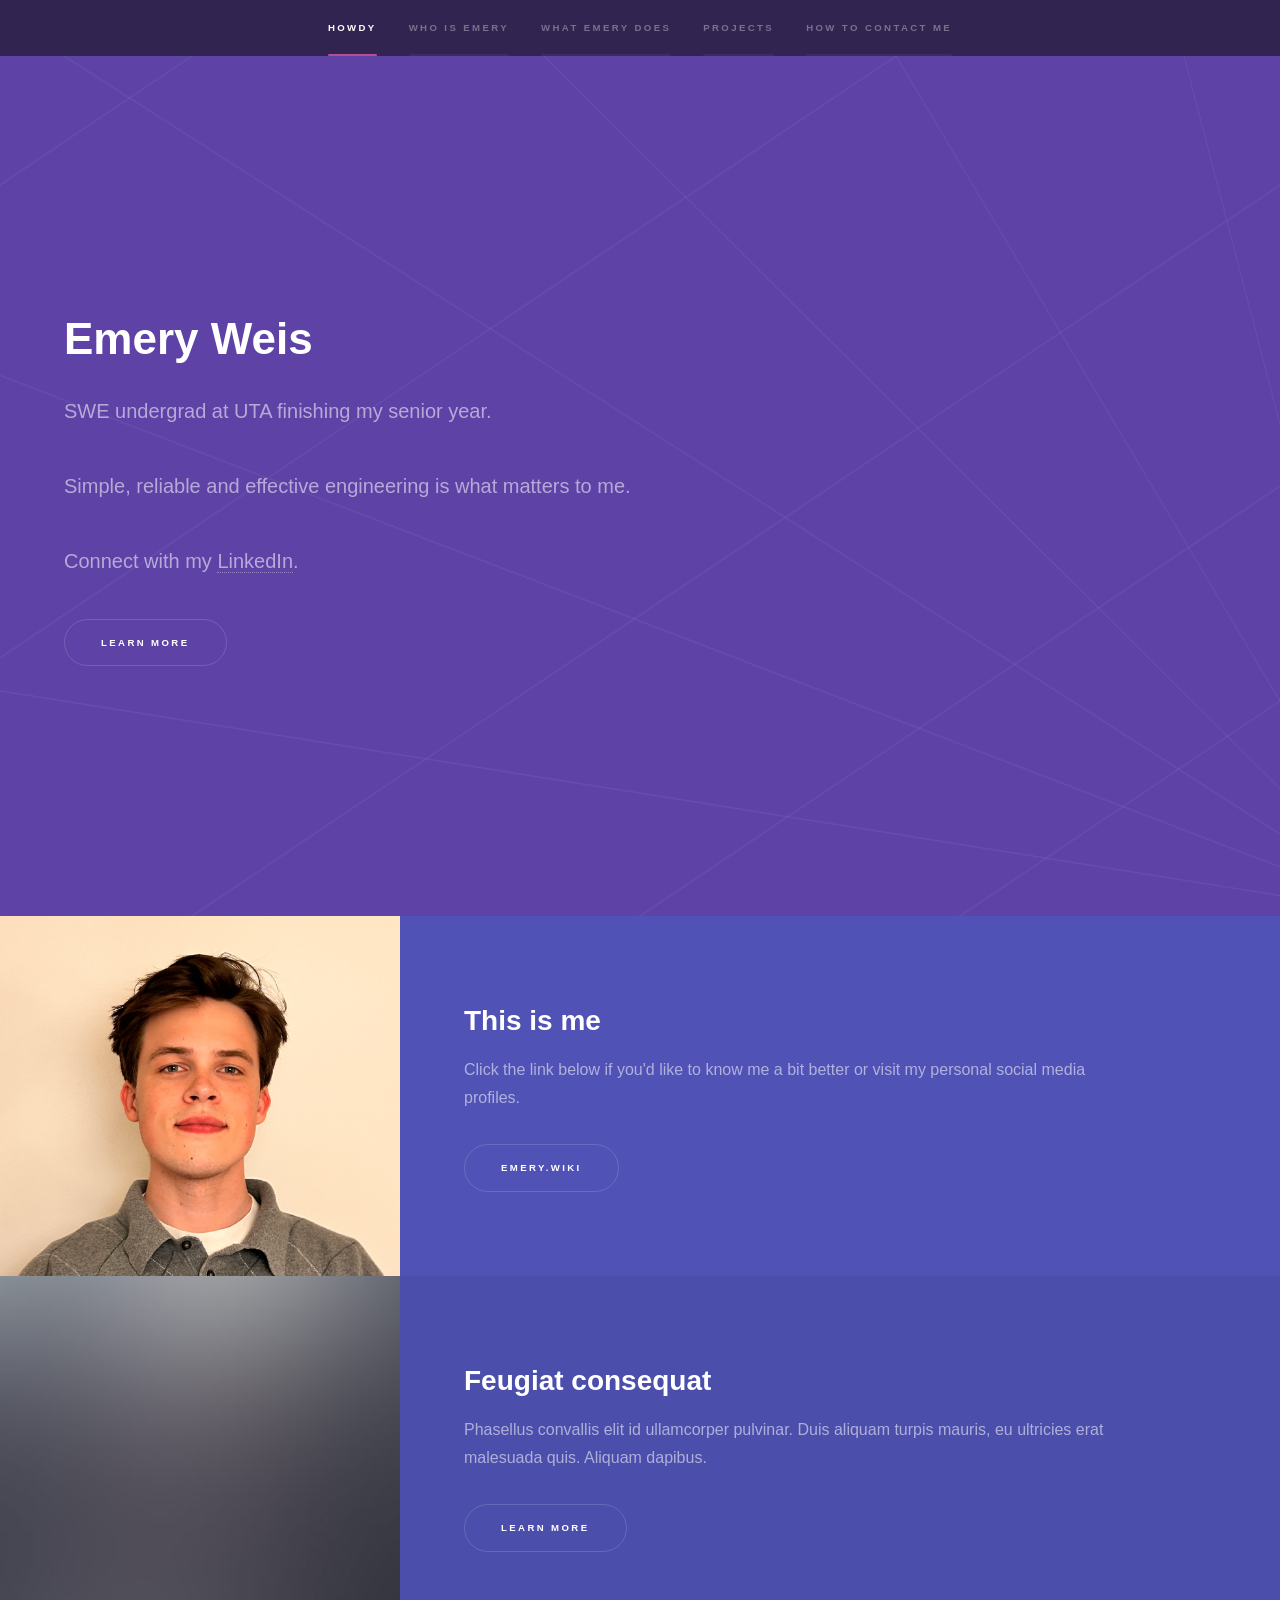
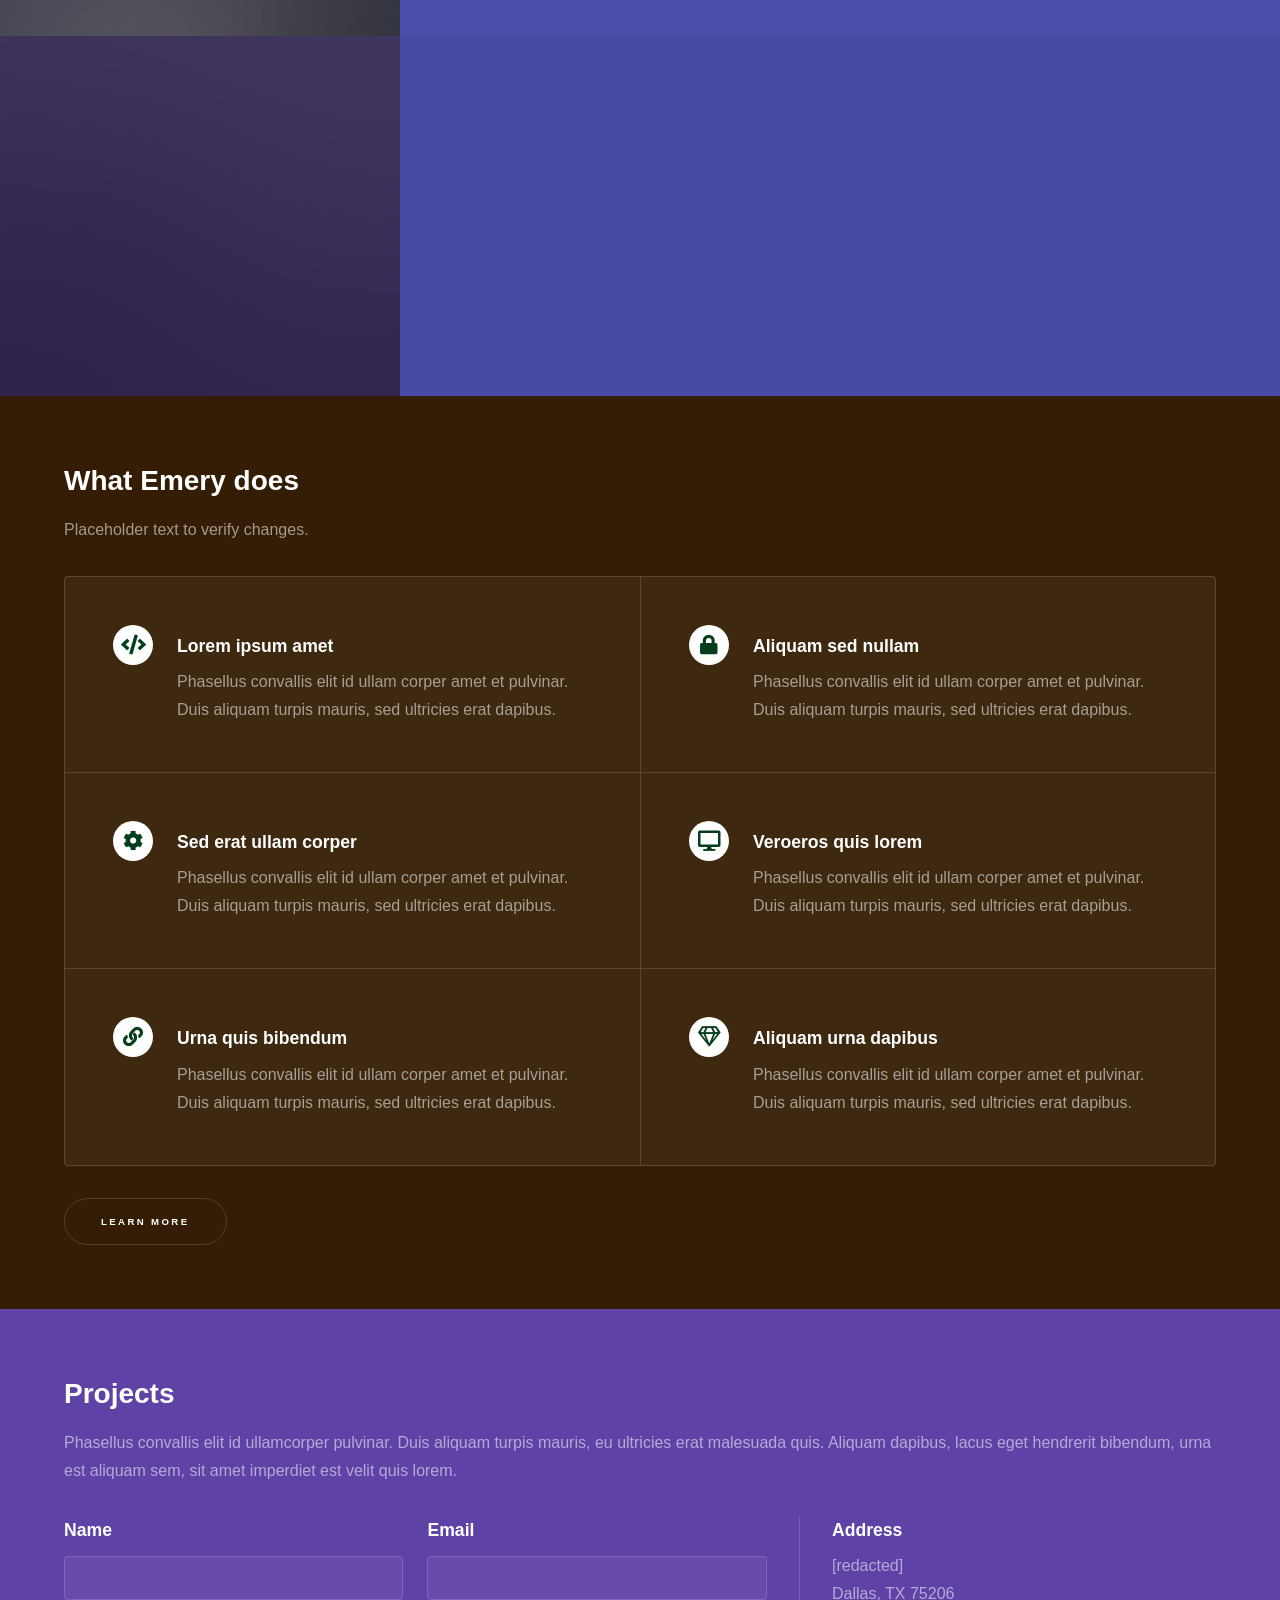
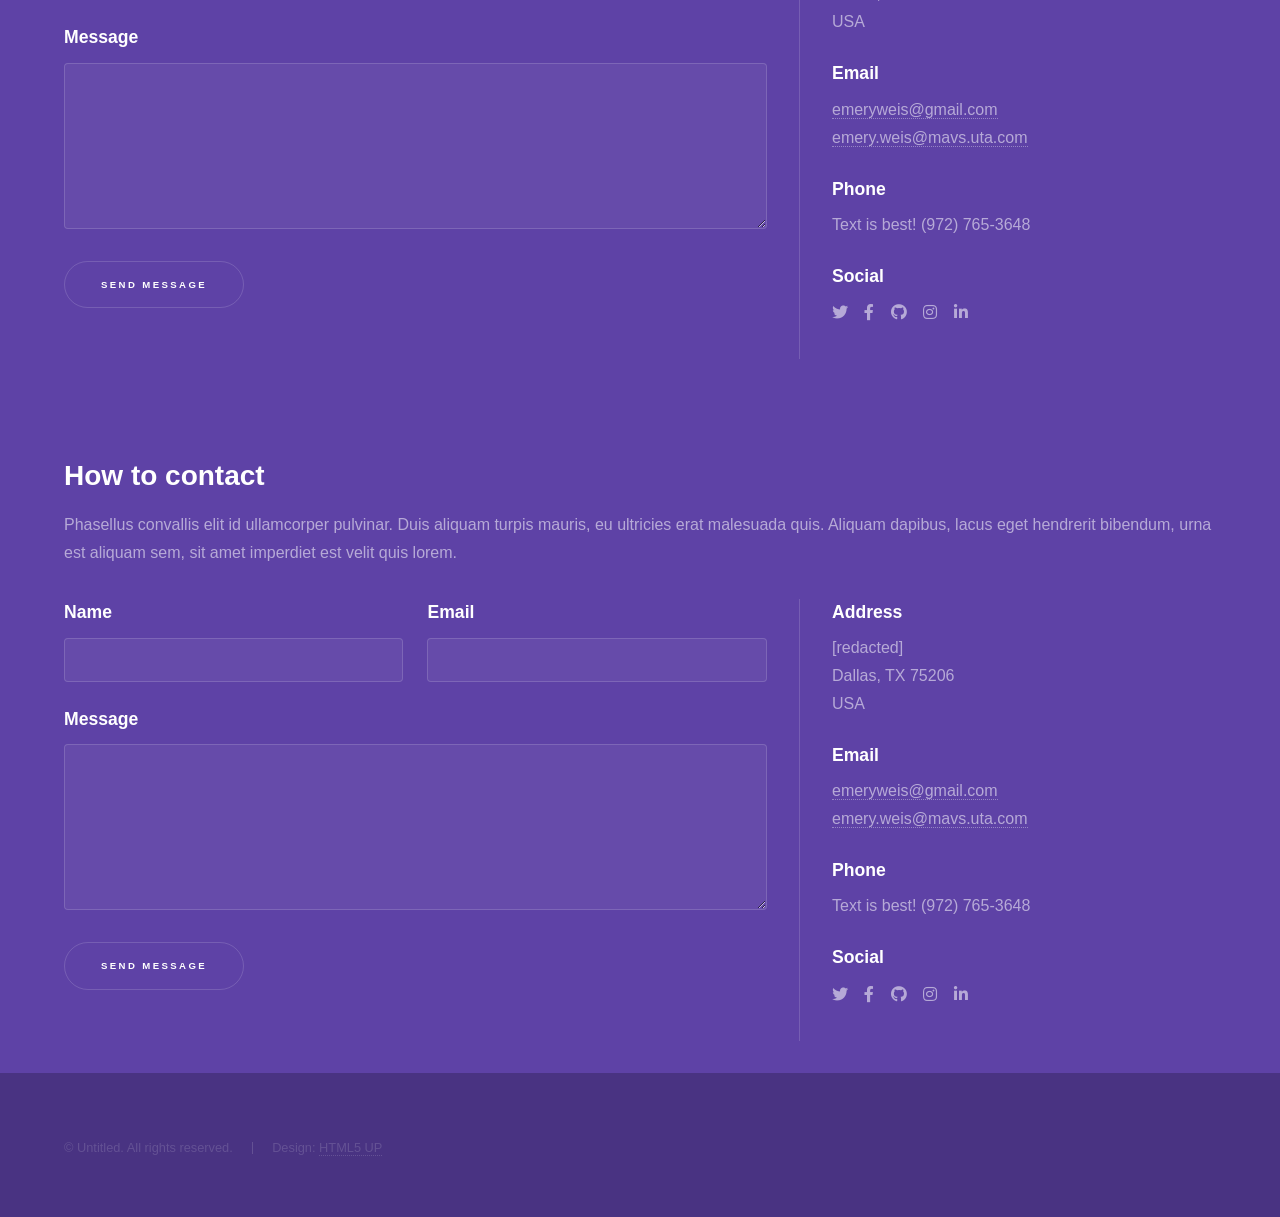
<file: index.html>
<!DOCTYPE HTML>
<!--
	Hyperspace by HTML5 UP
	html5up.net | @ajlkn
	Free for personal and commercial use under the CCA 3.0 license (html5up.net/license)
-->
<html>
	<head>
		<title>Emery Weis' Portfolio</title>
		<meta charset="utf-8" />
		<meta name="viewport" content="width=device-width, initial-scale=1, user-scalable=no" />
		<link rel="stylesheet" href="assets/css/main.css" />
		<noscript><link rel="stylesheet" href="assets/css/noscript.css" /></noscript>
	</head>
	<body class="is-preload">

		<!-- Sidebar -->
			<section id="sidebar">
				<div class="inner">
					<nav>
						<ul>
							<li><a href="#intro">Howdy</a></li>
							<li><a href="#one">Who is Emery</a></li>
							<li><a href="#two">What Emery does</a></li>
							<li><a href="#three">Projects</a></li>
							<li><a href="#four">How to contact me</a></li>
						</ul>
					</nav>
				</div>
			</section>

		<!-- Wrapper -->
			<div id="wrapper">

				<!-- Intro -->
					<section id="intro" class="wrapper style1 fullscreen fade-up">
						<div class="inner">
							<h1>Emery Weis</h1>
                            <p>SWE undergrad at UTA finishing my senior year.</p>
                            <p>Simple, reliable and effective engineering is what matters to me.</p>
                            <p>Connect with my <a href="https://www.linkedin.com/in/emeryweis/" target="_blank">LinkedIn</a>.</p>
							<ul class="actions">
								<li><a href="#one" class="button scrolly">Learn more</a></li>
							</ul>
						</div>
					</section>

				<!-- One -->
					<section id="one" class="wrapper style2 spotlights">
						<section>
							<a href="#" class="image"><img src="images/me.jpg" alt="" data-position="center center" /></a>
							<div class="content">
								<div class="inner">
									<h2>This is me</h2>
									<p>Click the link below if you'd like to know me a bit better or visit my personal social media profiles.</p>
									<ul class="actions">
										<li><a href="personalinfo.html" class="button">emery.wiki</a></li>
									</ul>
								</div>
							</div>
						</section>
						<section>
							<a href="#" class="image"><img src="images/pic02.jpg" alt="" data-position="top center" /></a>
							<div class="content">
								<div class="inner">
									<h2>Feugiat consequat</h2>
									<p>Phasellus convallis elit id ullamcorper pulvinar. Duis aliquam turpis mauris, eu ultricies erat malesuada quis. Aliquam dapibus.</p>
									<ul class="actions">
										<li><a href="socials.html" class="button">Learn more</a></li>
									</ul>
								</div>
							</div>
						</section>
						<section>
							<a href="#" class="image"><img src="images/pic03.jpg" alt="" data-position="25% 25%" /></a>
							<div class="content">
								<div class="inner">
									<h2>Ultricies aliquam</h2>
									<p>Phasellus convallis elit id ullamcorper pulvinar. Duis aliquam turpis mauris, eu ultricies erat malesuada quis. Aliquam dapibus.</p>
									<ul class="actions">
										<li><a href="generic.html" class="button">Learn more</a></li>
									</ul>
								</div>
							</div>
						</section>
					</section>

				<!-- Two -->
					<section id="two" class="wrapper style3 fade-up">
						<div class="inner">
							<h2>What Emery does</h2>
							<p>Placeholder text to verify changes.</p>
							<div class="features">
								<section>
									<span class="icon solid major fa-code"></span>
									<h3>Lorem ipsum amet</h3>
									<p>Phasellus convallis elit id ullam corper amet et pulvinar. Duis aliquam turpis mauris, sed ultricies erat dapibus.</p>
								</section>
								<section>
									<span class="icon solid major fa-lock"></span>
									<h3>Aliquam sed nullam</h3>
									<p>Phasellus convallis elit id ullam corper amet et pulvinar. Duis aliquam turpis mauris, sed ultricies erat dapibus.</p>
								</section>
								<section>
									<span class="icon solid major fa-cog"></span>
									<h3>Sed erat ullam corper</h3>
									<p>Phasellus convallis elit id ullam corper amet et pulvinar. Duis aliquam turpis mauris, sed ultricies erat dapibus.</p>
								</section>
								<section>
									<span class="icon solid major fa-desktop"></span>
									<h3>Veroeros quis lorem</h3>
									<p>Phasellus convallis elit id ullam corper amet et pulvinar. Duis aliquam turpis mauris, sed ultricies erat dapibus.</p>
								</section>
								<section>
									<span class="icon solid major fa-link"></span>
									<h3>Urna quis bibendum</h3>
									<p>Phasellus convallis elit id ullam corper amet et pulvinar. Duis aliquam turpis mauris, sed ultricies erat dapibus.</p>
								</section>
								<section>
									<span class="icon major fa-gem"></span>
									<h3>Aliquam urna dapibus</h3>
									<p>Phasellus convallis elit id ullam corper amet et pulvinar. Duis aliquam turpis mauris, sed ultricies erat dapibus.</p>
								</section>
							</div>
							<ul class="actions">
								<li><a href="generic.html" class="button">Learn more</a></li>
							</ul>
						</div>
					</section>

				<!-- Three -->
					<section id="three" class="wrapper style1 fade-up">
						<div class="inner">
							<h2>Projects</h2>
							<p>Phasellus convallis elit id ullamcorper pulvinar. Duis aliquam turpis mauris, eu ultricies erat malesuada quis. Aliquam dapibus, lacus eget hendrerit bibendum, urna est aliquam sem, sit amet imperdiet est velit quis lorem.</p>
							<div class="split style1">
								<section>
									<form method="post" action="#">
										<div class="fields">
											<div class="field half">
												<label for="name">Name</label>
												<input type="text" name="name" id="name" />
											</div>
											<div class="field half">
												<label for="email">Email</label>
												<input type="text" name="email" id="email" />
											</div>
											<div class="field">
												<label for="message">Message</label>
												<textarea name="message" id="message" rows="5"></textarea>
											</div>
										</div>
										<ul class="actions">
											<li><a href="" class="button submit">Send Message</a></li>
										</ul>
									</form>
								</section>
								<section>
									<ul class="contact">
										<li>
											<h3>Address</h3>
											<span>[redacted]<br />
											Dallas, TX 75206<br />
											USA</span>
										</li>
										<li>
											<h3>Email</h3>
											<a href="#">emeryweis@gmail.com</a>
                                            <a href="#">emery.weis@mavs.uta.com</a>
										</li>
										<li>
											<h3>Phone</h3>
                                            <span>Text is best!</span>
											<span>(972) 765-3648</span>
										</li>
										<li>
											<h3>Social</h3>
											<ul class="icons">
												<li><a href="#" class="icon brands fa-twitter"><span class="label">Twitter</span></a></li>
												<li><a href="#" class="icon brands fa-facebook-f"><span class="label">Facebook</span></a></li>
												<li><a href="#" class="icon brands fa-github"><span class="label">GitHub</span></a></li>
												<li><a href="#" class="icon brands fa-instagram"><span class="label">Instagram</span></a></li>
												<li><a href="#" class="icon brands fa-linkedin-in"><span class="label">LinkedIn</span></a></li>
											</ul>
										</li>
									</ul>
								</section>
							</div>
						</div>
					</section>

					<!-- four -->
					<section id="four" class="wrapper style1 fade-up">
						<div class="inner">
							<h2>How to contact</h2>
							<p>Phasellus convallis elit id ullamcorper pulvinar. Duis aliquam turpis mauris, eu ultricies erat malesuada quis. Aliquam dapibus, lacus eget hendrerit bibendum, urna est aliquam sem, sit amet imperdiet est velit quis lorem.</p>
							<div class="split style1">
								<section>
									<form method="post" action="#">
										<div class="fields">
											<div class="field half">
												<label for="name">Name</label>
												<input type="text" name="name" id="name" />
											</div>
											<div class="field half">
												<label for="email">Email</label>
												<input type="text" name="email" id="email" />
											</div>
											<div class="field">
												<label for="message">Message</label>
												<textarea name="message" id="message" rows="5"></textarea>
											</div>
										</div>
										<ul class="actions">
											<li><a href="" class="button submit">Send Message</a></li>
										</ul>
									</form>
								</section>
								<section>
									<ul class="contact">
										<li>
											<h3>Address</h3>
											<span>[redacted]<br />
											Dallas, TX 75206<br />
											USA</span>
										</li>
										<li>
											<h3>Email</h3>
											<a href="#">emeryweis@gmail.com</a>
                                            <a href="#">emery.weis@mavs.uta.com</a>
										</li>
										<li>
											<h3>Phone</h3>
                                            <span>Text is best!</span>
											<span>(972) 765-3648</span>
										</li>
										<li>
											<h3>Social</h3>
											<ul class="icons">
												<li><a href="#" class="icon brands fa-twitter"><span class="label">Twitter</span></a></li>
												<li><a href="#" class="icon brands fa-facebook-f"><span class="label">Facebook</span></a></li>
												<li><a href="#" class="icon brands fa-github"><span class="label">GitHub</span></a></li>
												<li><a href="#" class="icon brands fa-instagram"><span class="label">Instagram</span></a></li>
												<li><a href="#" class="icon brands fa-linkedin-in"><span class="label">LinkedIn</span></a></li>
											</ul>
										</li>
									</ul>
								</section>
							</div>
						</div>
					</section>

			</div>

		<!-- Footer -->
			<footer id="footer" class="wrapper style1-alt">
				<div class="inner">
					<ul class="menu">
						<li>&copy; Untitled. All rights reserved.</li><li>Design: <a href="http://html5up.net">HTML5 UP</a></li>
					</ul>
				</div>
			</footer>

		<!-- Scripts -->
			<script src="assets/js/jquery.min.js"></script>
			<script src="assets/js/jquery.scrollex.min.js"></script>
			<script src="assets/js/jquery.scrolly.min.js"></script>
			<script src="assets/js/browser.min.js"></script>
			<script src="assets/js/breakpoints.min.js"></script>
			<script src="assets/js/util.js"></script>
			<script src="assets/js/main.js"></script>

	</body>
</html>
</file>
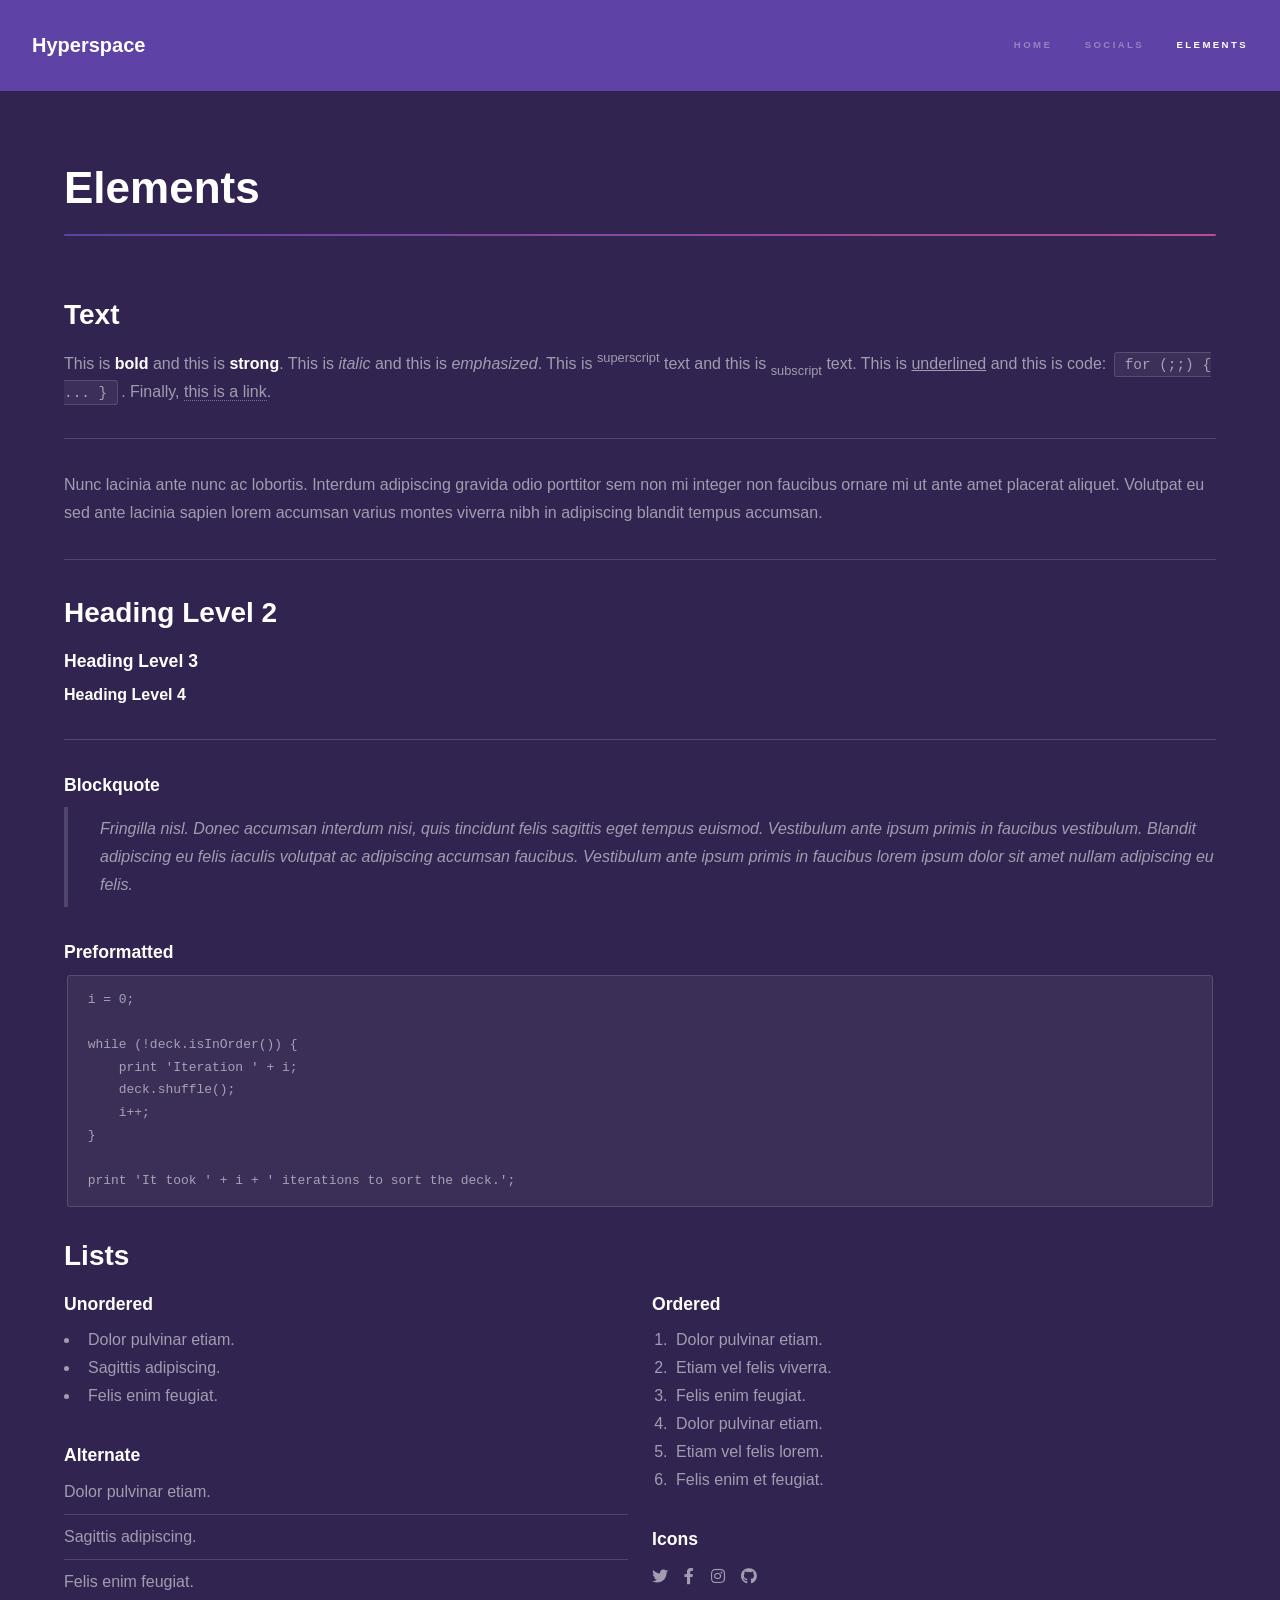
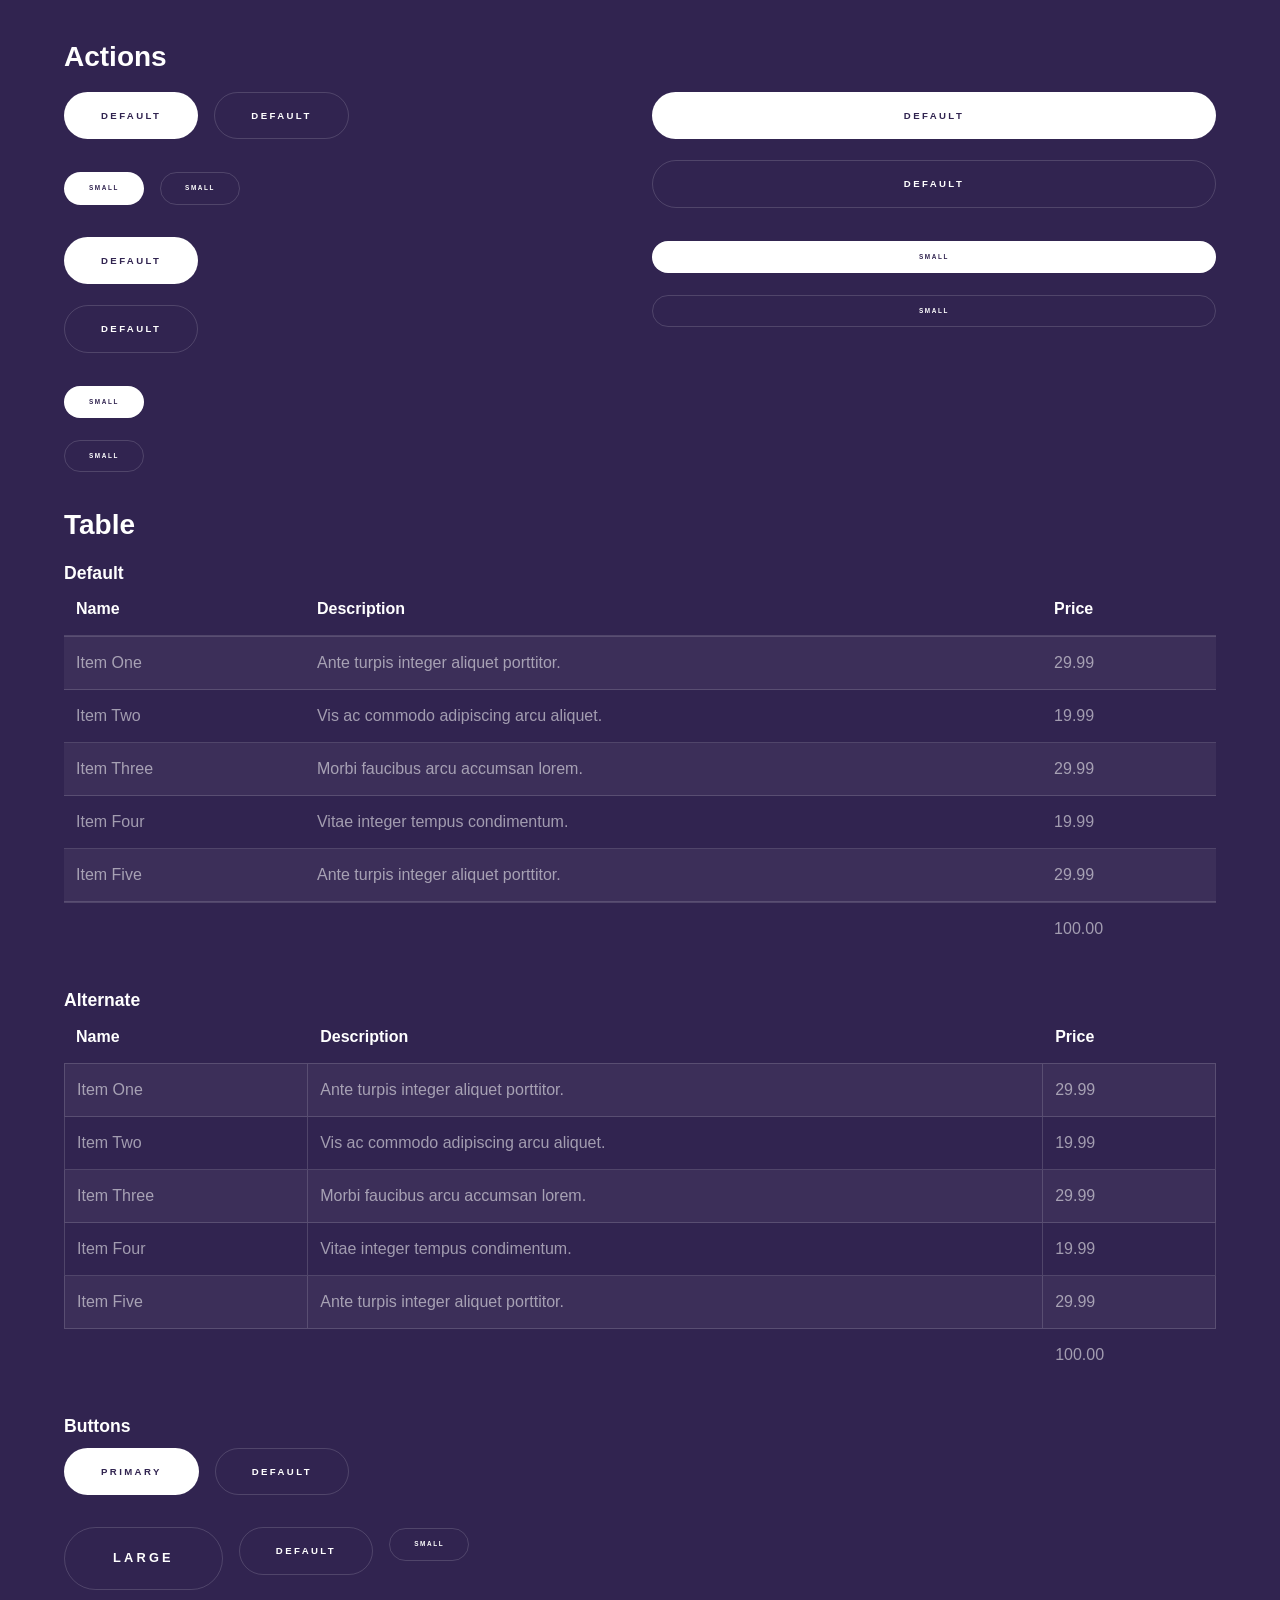
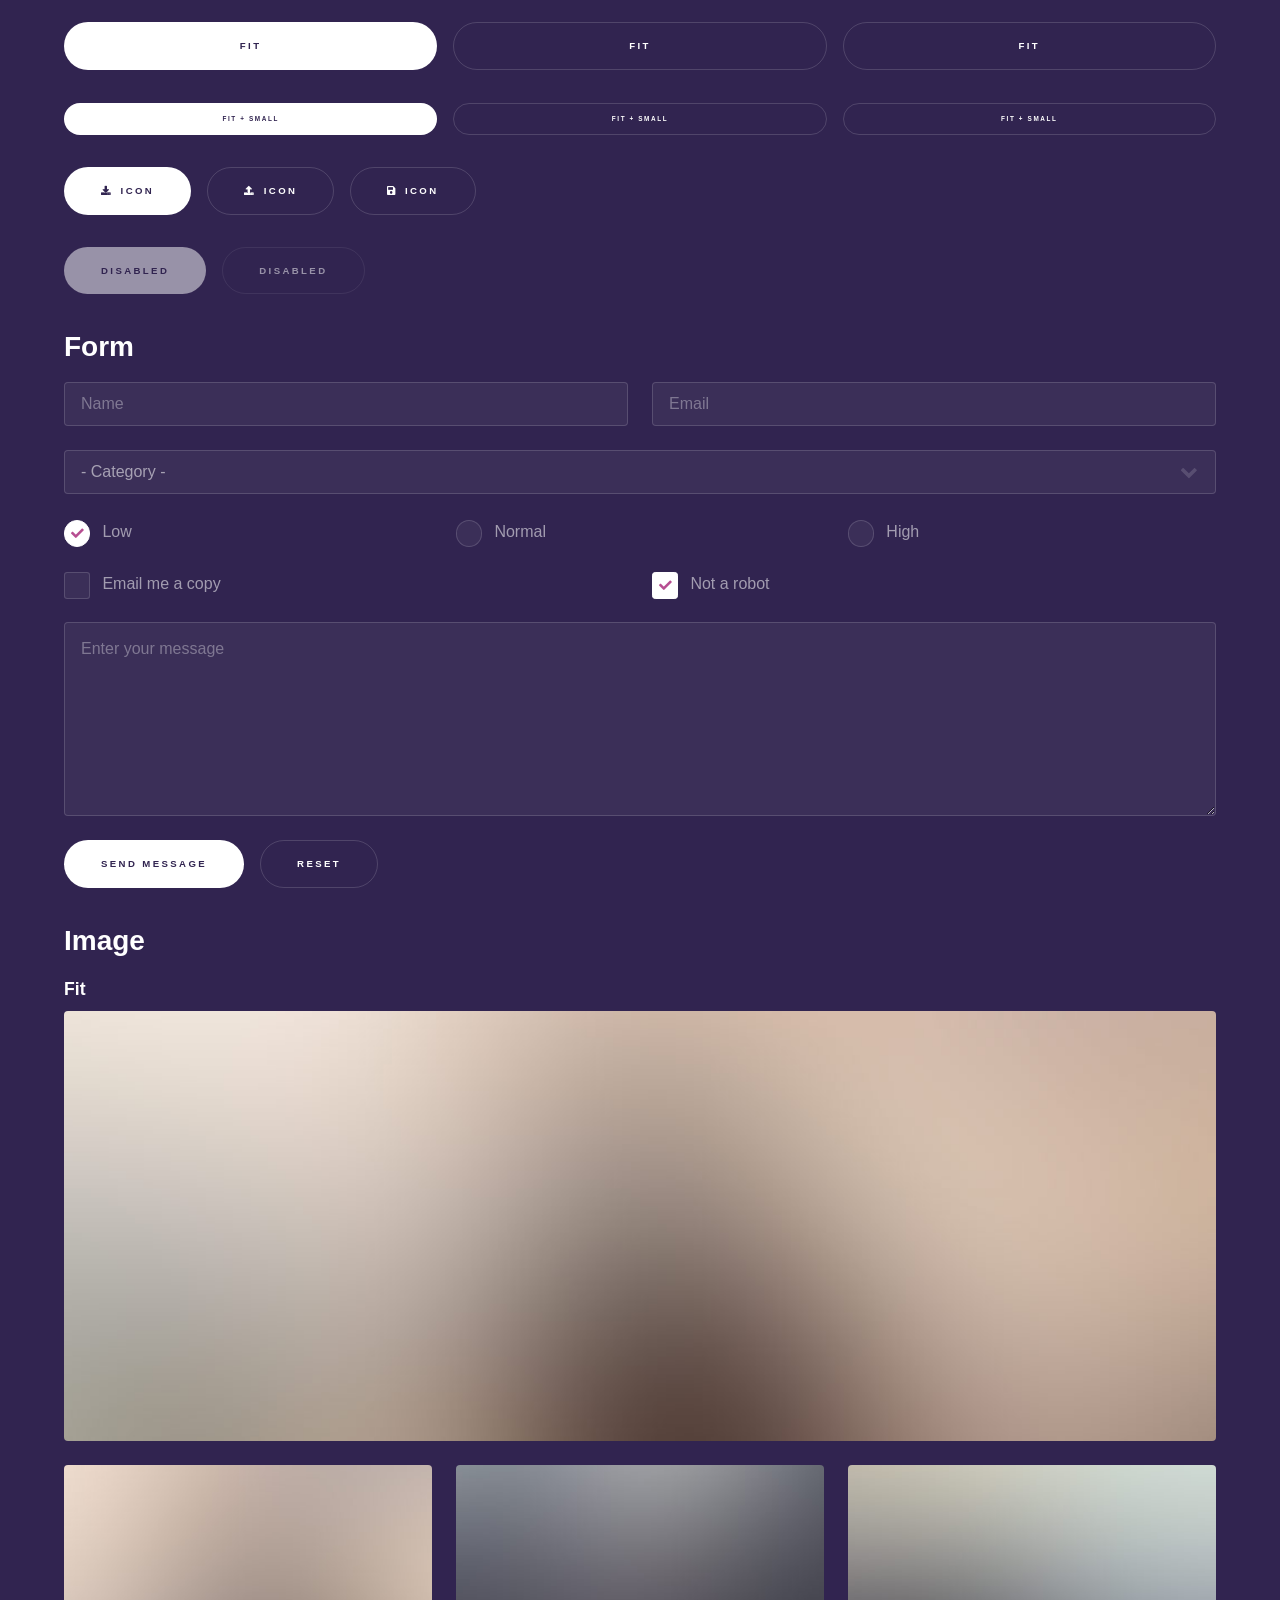
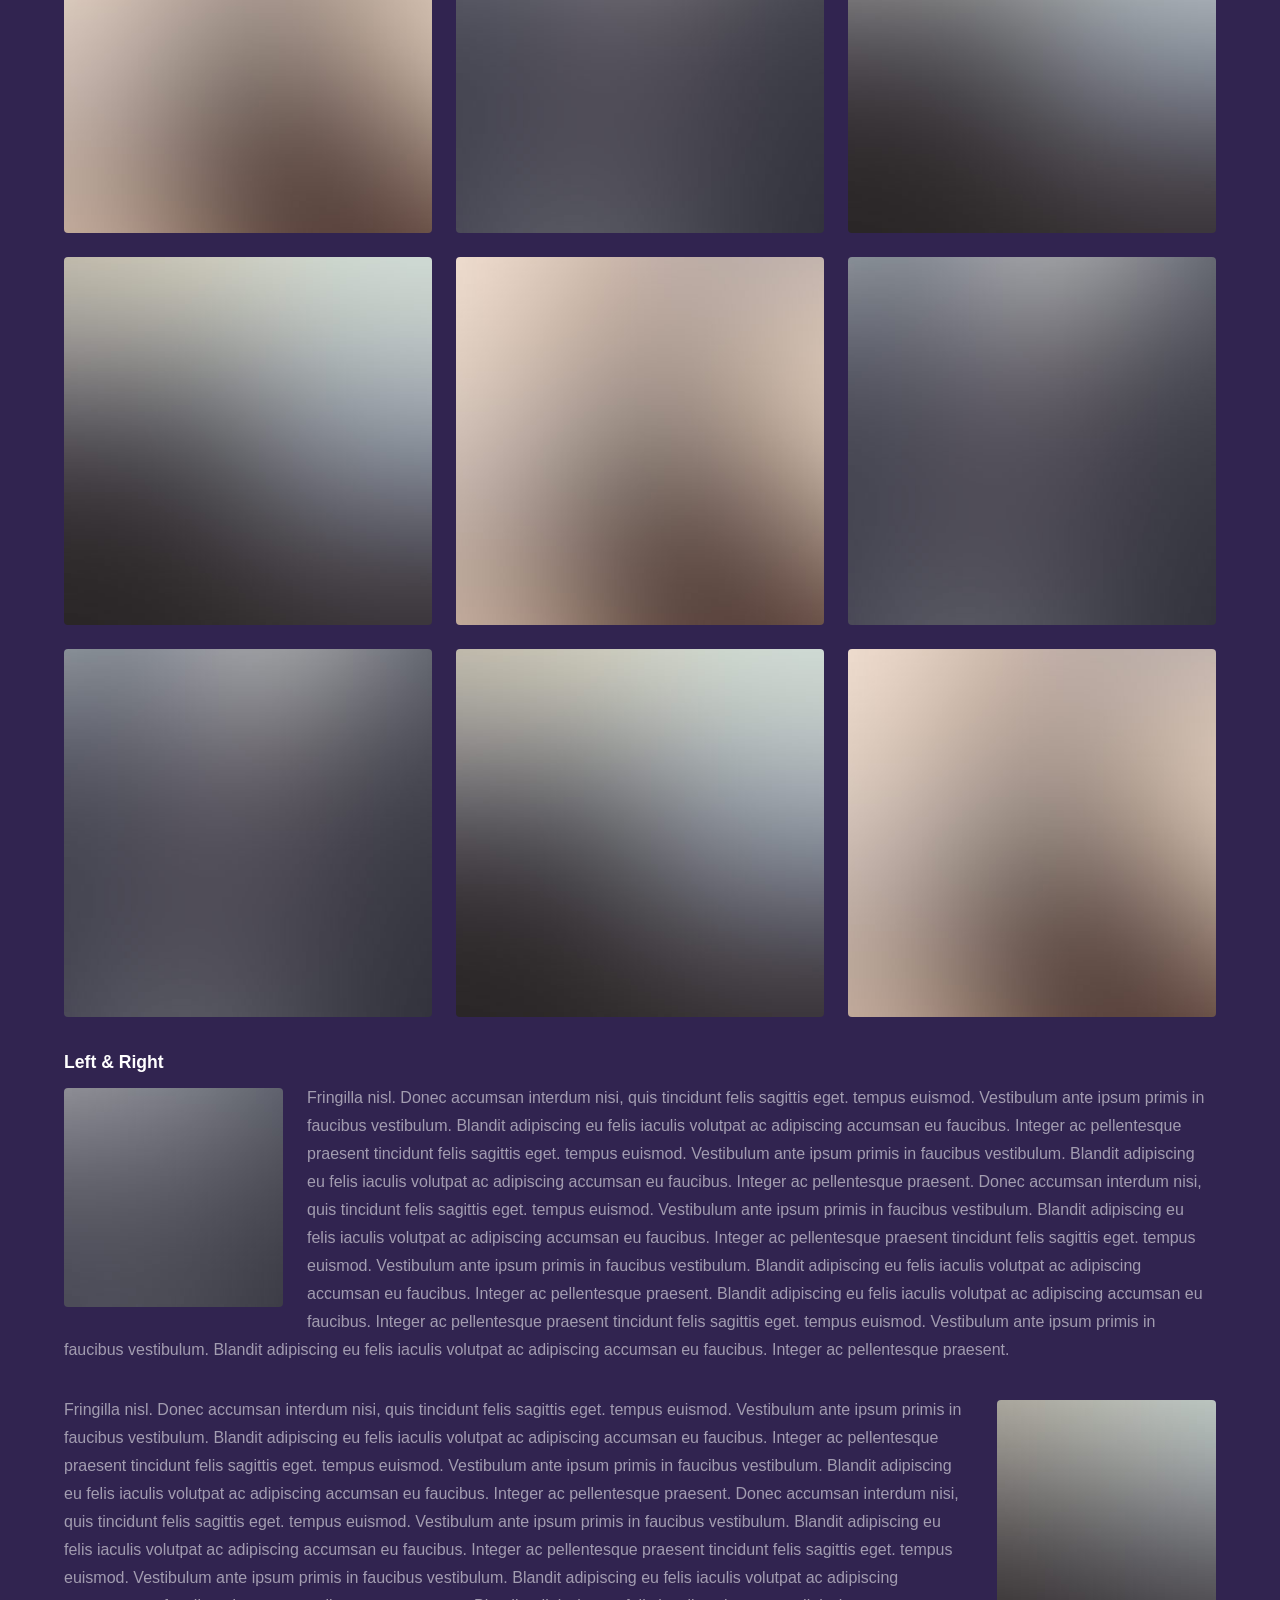
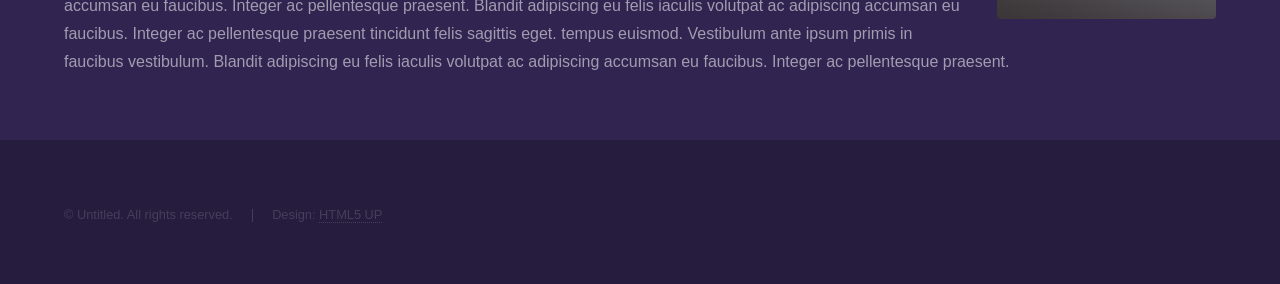
<file: elements.html>
<!DOCTYPE HTML>
<!--
	Hyperspace by HTML5 UP
	html5up.net | @ajlkn
	Free for personal and commercial use under the CCA 3.0 license (html5up.net/license)
-->
<html>
	<head>
		<title>Elements - Hyperspace by HTML5 UP</title>
		<meta charset="utf-8" />
		<meta name="viewport" content="width=device-width, initial-scale=1, user-scalable=no" />
		<link rel="stylesheet" href="assets/css/main.css" />
		<noscript><link rel="stylesheet" href="assets/css/noscript.css" /></noscript>
	</head>
	<body class="is-preload">

		<!-- Header -->
			<header id="header">
				<a href="index.html" class="title">Hyperspace</a>
				<nav>
					<ul>
						<li><a href="index.html">Home</a></li>
						<li><a href="socials.html">Socials</a></li>
						<li><a href="elements.html"  class="active">Elements</a></li>
					</ul>
				</nav>
			</header>

		<!-- Wrapper -->
			<div id="wrapper">

				<!-- Main -->
					<section id="main" class="wrapper">
						<div class="inner">
							<h1 class="major">Elements</h1>

							<!-- Text -->
								<section>
									<h2>Text</h2>
									<p>This is <b>bold</b> and this is <strong>strong</strong>. This is <i>italic</i> and this is <em>emphasized</em>.
									This is <sup>superscript</sup> text and this is <sub>subscript</sub> text.
									This is <u>underlined</u> and this is code: <code>for (;;) { ... }</code>. Finally, <a href="#">this is a link</a>.</p>
									<hr />
									<p>Nunc lacinia ante nunc ac lobortis. Interdum adipiscing gravida odio porttitor sem non mi integer non faucibus ornare mi ut ante amet placerat aliquet. Volutpat eu sed ante lacinia sapien lorem accumsan varius montes viverra nibh in adipiscing blandit tempus accumsan.</p>
									<hr />
									<h2>Heading Level 2</h2>
									<h3>Heading Level 3</h3>
									<h4>Heading Level 4</h4>
									<hr />
									<h3>Blockquote</h3>
									<blockquote>Fringilla nisl. Donec accumsan interdum nisi, quis tincidunt felis sagittis eget tempus euismod. Vestibulum ante ipsum primis in faucibus vestibulum. Blandit adipiscing eu felis iaculis volutpat ac adipiscing accumsan faucibus. Vestibulum ante ipsum primis in faucibus lorem ipsum dolor sit amet nullam adipiscing eu felis.</blockquote>
									<h3>Preformatted</h3>
									<pre><code>i = 0;

while (!deck.isInOrder()) {
    print 'Iteration ' + i;
    deck.shuffle();
    i++;
}

print 'It took ' + i + ' iterations to sort the deck.';</code></pre>
								</section>

							<!-- Lists -->
								<section>
									<h2>Lists</h2>
									<div class="row">
										<div class="col-6 col-12-medium">
											<h3>Unordered</h3>
											<ul>
												<li>Dolor pulvinar etiam.</li>
												<li>Sagittis adipiscing.</li>
												<li>Felis enim feugiat.</li>
											</ul>
											<h3>Alternate</h3>
											<ul class="alt">
												<li>Dolor pulvinar etiam.</li>
												<li>Sagittis adipiscing.</li>
												<li>Felis enim feugiat.</li>
											</ul>
										</div>
										<div class="col-6 col-12-medium">
											<h3>Ordered</h3>
											<ol>
												<li>Dolor pulvinar etiam.</li>
												<li>Etiam vel felis viverra.</li>
												<li>Felis enim feugiat.</li>
												<li>Dolor pulvinar etiam.</li>
												<li>Etiam vel felis lorem.</li>
												<li>Felis enim et feugiat.</li>
											</ol>
											<h3>Icons</h3>
											<ul class="icons">
												<li><a href="#" class="icon brands fa-twitter"><span class="label">Twitter</span></a></li>
												<li><a href="#" class="icon brands fa-facebook-f"><span class="label">Facebook</span></a></li>
												<li><a href="#" class="icon brands fa-instagram"><span class="label">Instagram</span></a></li>
												<li><a href="#" class="icon brands fa-github"><span class="label">Github</span></a></li>
											</ul>
										</div>
									</div>
									<h2>Actions</h2>
									<div class="row">
										<div class="col-6 col-12-medium">
											<ul class="actions">
												<li><a href="#" class="button primary">Default</a></li>
												<li><a href="#" class="button">Default</a></li>
											</ul>
											<ul class="actions small">
												<li><a href="#" class="button primary small">Small</a></li>
												<li><a href="#" class="button small">Small</a></li>
											</ul>
											<ul class="actions stacked">
												<li><a href="#" class="button primary">Default</a></li>
												<li><a href="#" class="button">Default</a></li>
											</ul>
											<ul class="actions stacked">
												<li><a href="#" class="button primary small">Small</a></li>
												<li><a href="#" class="button small">Small</a></li>
											</ul>
										</div>
										<div class="col-6 col-12-medium">
											<ul class="actions stacked">
												<li><a href="#" class="button primary fit">Default</a></li>
												<li><a href="#" class="button fit">Default</a></li>
											</ul>
											<ul class="actions stacked">
												<li><a href="#" class="button primary small fit">Small</a></li>
												<li><a href="#" class="button small fit">Small</a></li>
											</ul>
										</div>
									</div>
								</section>

							<!-- Table -->
								<section>
									<h2>Table</h2>
									<h3>Default</h3>
									<div class="table-wrapper">
										<table>
											<thead>
												<tr>
													<th>Name</th>
													<th>Description</th>
													<th>Price</th>
												</tr>
											</thead>
											<tbody>
												<tr>
													<td>Item One</td>
													<td>Ante turpis integer aliquet porttitor.</td>
													<td>29.99</td>
												</tr>
												<tr>
													<td>Item Two</td>
													<td>Vis ac commodo adipiscing arcu aliquet.</td>
													<td>19.99</td>
												</tr>
												<tr>
													<td>Item Three</td>
													<td> Morbi faucibus arcu accumsan lorem.</td>
													<td>29.99</td>
												</tr>
												<tr>
													<td>Item Four</td>
													<td>Vitae integer tempus condimentum.</td>
													<td>19.99</td>
												</tr>
												<tr>
													<td>Item Five</td>
													<td>Ante turpis integer aliquet porttitor.</td>
													<td>29.99</td>
												</tr>
											</tbody>
											<tfoot>
												<tr>
													<td colspan="2"></td>
													<td>100.00</td>
												</tr>
											</tfoot>
										</table>
									</div>

									<h3>Alternate</h3>
									<div class="table-wrapper">
										<table class="alt">
											<thead>
												<tr>
													<th>Name</th>
													<th>Description</th>
													<th>Price</th>
												</tr>
											</thead>
											<tbody>
												<tr>
													<td>Item One</td>
													<td>Ante turpis integer aliquet porttitor.</td>
													<td>29.99</td>
												</tr>
												<tr>
													<td>Item Two</td>
													<td>Vis ac commodo adipiscing arcu aliquet.</td>
													<td>19.99</td>
												</tr>
												<tr>
													<td>Item Three</td>
													<td> Morbi faucibus arcu accumsan lorem.</td>
													<td>29.99</td>
												</tr>
												<tr>
													<td>Item Four</td>
													<td>Vitae integer tempus condimentum.</td>
													<td>19.99</td>
												</tr>
												<tr>
													<td>Item Five</td>
													<td>Ante turpis integer aliquet porttitor.</td>
													<td>29.99</td>
												</tr>
											</tbody>
											<tfoot>
												<tr>
													<td colspan="2"></td>
													<td>100.00</td>
												</tr>
											</tfoot>
										</table>
									</div>
								</section>

							<!-- Buttons -->
								<section>
									<h3>Buttons</h3>
									<ul class="actions">
										<li><a href="#" class="button primary">Primary</a></li>
										<li><a href="#" class="button">Default</a></li>
									</ul>
									<ul class="actions">
										<li><a href="#" class="button large">Large</a></li>
										<li><a href="#" class="button">Default</a></li>
										<li><a href="#" class="button small">Small</a></li>
									</ul>
									<ul class="actions fit">
										<li><a href="#" class="button primary fit">Fit</a></li>
										<li><a href="#" class="button fit">Fit</a></li>
										<li><a href="#" class="button fit">Fit</a></li>
									</ul>
									<ul class="actions fit small">
										<li><a href="#" class="button primary fit small">Fit + Small</a></li>
										<li><a href="#" class="button fit small">Fit + Small</a></li>
										<li><a href="#" class="button fit small">Fit + Small</a></li>
									</ul>
									<ul class="actions">
										<li><a href="#" class="button primary icon solid fa-download">Icon</a></li>
										<li><a href="#" class="button icon solid fa-upload">Icon</a></li>
										<li><a href="#" class="button icon solid fa-save">Icon</a></li>
									</ul>
									<ul class="actions">
										<li><span class="button primary disabled">Disabled</span></li>
										<li><span class="button disabled">Disabled</span></li>
									</ul>
								</section>

							<!-- Form -->
								<section>
									<h2>Form</h2>
									<form method="post" action="#">
										<div class="row gtr-uniform">
											<div class="col-6 col-12-xsmall">
												<input type="text" name="demo-name" id="demo-name" value="" placeholder="Name" />
											</div>
											<div class="col-6 col-12-xsmall">
												<input type="email" name="demo-email" id="demo-email" value="" placeholder="Email" />
											</div>
											<div class="col-12">
												<select name="demo-category" id="demo-category">
													<option value="">- Category -</option>
													<option value="1">Manufacturing</option>
													<option value="1">Shipping</option>
													<option value="1">Administration</option>
													<option value="1">Human Resources</option>
												</select>
											</div>
											<div class="col-4 col-12-small">
												<input type="radio" id="demo-priority-low" name="demo-priority" checked>
												<label for="demo-priority-low">Low</label>
											</div>
											<div class="col-4 col-12-small">
												<input type="radio" id="demo-priority-normal" name="demo-priority">
												<label for="demo-priority-normal">Normal</label>
											</div>
											<div class="col-4 col-12-small">
												<input type="radio" id="demo-priority-high" name="demo-priority">
												<label for="demo-priority-high">High</label>
											</div>
											<div class="col-6 col-12-small">
												<input type="checkbox" id="demo-copy" name="demo-copy">
												<label for="demo-copy">Email me a copy</label>
											</div>
											<div class="col-6 col-12-small">
												<input type="checkbox" id="demo-human" name="demo-human" checked>
												<label for="demo-human">Not a robot</label>
											</div>
											<div class="col-12">
												<textarea name="demo-message" id="demo-message" placeholder="Enter your message" rows="6"></textarea>
											</div>
											<div class="col-12">
												<ul class="actions">
													<li><input type="submit" value="Send Message" class="primary" /></li>
													<li><input type="reset" value="Reset" /></li>
												</ul>
											</div>
										</div>
									</form>
								</section>

							<!-- Image -->
								<section>
									<h2>Image</h2>
									<h3>Fit</h3>
									<div class="box alt">
										<div class="row gtr-uniform">
											<div class="col-12"><span class="image fit"><img src="images/pic04.jpg" alt="" /></span></div>
											<div class="col-4"><span class="image fit"><img src="images/pic01.jpg" alt="" /></span></div>
											<div class="col-4"><span class="image fit"><img src="images/pic02.jpg" alt="" /></span></div>
											<div class="col-4"><span class="image fit"><img src="images/pic03.jpg" alt="" /></span></div>
											<div class="col-4"><span class="image fit"><img src="images/pic03.jpg" alt="" /></span></div>
											<div class="col-4"><span class="image fit"><img src="images/pic01.jpg" alt="" /></span></div>
											<div class="col-4"><span class="image fit"><img src="images/pic02.jpg" alt="" /></span></div>
											<div class="col-4"><span class="image fit"><img src="images/pic02.jpg" alt="" /></span></div>
											<div class="col-4"><span class="image fit"><img src="images/pic03.jpg" alt="" /></span></div>
											<div class="col-4"><span class="image fit"><img src="images/pic01.jpg" alt="" /></span></div>
										</div>
									</div>
									<h3>Left &amp; Right</h3>
									<p><span class="image left"><img src="images/pic05.jpg" alt="" /></span>Fringilla nisl. Donec accumsan interdum nisi, quis tincidunt felis sagittis eget. tempus euismod. Vestibulum ante ipsum primis in faucibus vestibulum. Blandit adipiscing eu felis iaculis volutpat ac adipiscing accumsan eu faucibus. Integer ac pellentesque praesent tincidunt felis sagittis eget. tempus euismod. Vestibulum ante ipsum primis in faucibus vestibulum. Blandit adipiscing eu felis iaculis volutpat ac adipiscing accumsan eu faucibus. Integer ac pellentesque praesent. Donec accumsan interdum nisi, quis tincidunt felis sagittis eget. tempus euismod. Vestibulum ante ipsum primis in faucibus vestibulum. Blandit adipiscing eu felis iaculis volutpat ac adipiscing accumsan eu faucibus. Integer ac pellentesque praesent tincidunt felis sagittis eget. tempus euismod. Vestibulum ante ipsum primis in faucibus vestibulum. Blandit adipiscing eu felis iaculis volutpat ac adipiscing accumsan eu faucibus. Integer ac pellentesque praesent. Blandit adipiscing eu felis iaculis volutpat ac adipiscing accumsan eu faucibus. Integer ac pellentesque praesent tincidunt felis sagittis eget. tempus euismod. Vestibulum ante ipsum primis in faucibus vestibulum. Blandit adipiscing eu felis iaculis volutpat ac adipiscing accumsan eu faucibus. Integer ac pellentesque praesent.</p>
									<p><span class="image right"><img src="images/pic06.jpg" alt="" /></span>Fringilla nisl. Donec accumsan interdum nisi, quis tincidunt felis sagittis eget. tempus euismod. Vestibulum ante ipsum primis in faucibus vestibulum. Blandit adipiscing eu felis iaculis volutpat ac adipiscing accumsan eu faucibus. Integer ac pellentesque praesent tincidunt felis sagittis eget. tempus euismod. Vestibulum ante ipsum primis in faucibus vestibulum. Blandit adipiscing eu felis iaculis volutpat ac adipiscing accumsan eu faucibus. Integer ac pellentesque praesent. Donec accumsan interdum nisi, quis tincidunt felis sagittis eget. tempus euismod. Vestibulum ante ipsum primis in faucibus vestibulum. Blandit adipiscing eu felis iaculis volutpat ac adipiscing accumsan eu faucibus. Integer ac pellentesque praesent tincidunt felis sagittis eget. tempus euismod. Vestibulum ante ipsum primis in faucibus vestibulum. Blandit adipiscing eu felis iaculis volutpat ac adipiscing accumsan eu faucibus. Integer ac pellentesque praesent. Blandit adipiscing eu felis iaculis volutpat ac adipiscing accumsan eu faucibus. Integer ac pellentesque praesent tincidunt felis sagittis eget. tempus euismod. Vestibulum ante ipsum primis in faucibus vestibulum. Blandit adipiscing eu felis iaculis volutpat ac adipiscing accumsan eu faucibus. Integer ac pellentesque praesent.</p>
								</section>

						</div>
					</section>

			</div>

		<!-- Footer -->
			<footer id="footer" class="wrapper alt">
				<div class="inner">
					<ul class="menu">
						<li>&copy; Untitled. All rights reserved.</li><li>Design: <a href="http://html5up.net">HTML5 UP</a></li>
					</ul>
				</div>
			</footer>

		<!-- Scripts -->
			<script src="assets/js/jquery.min.js"></script>
			<script src="assets/js/jquery.scrollex.min.js"></script>
			<script src="assets/js/jquery.scrolly.min.js"></script>
			<script src="assets/js/browser.min.js"></script>
			<script src="assets/js/breakpoints.min.js"></script>
			<script src="assets/js/util.js"></script>
			<script src="assets/js/main.js"></script>

	</body>
</html>
</file>
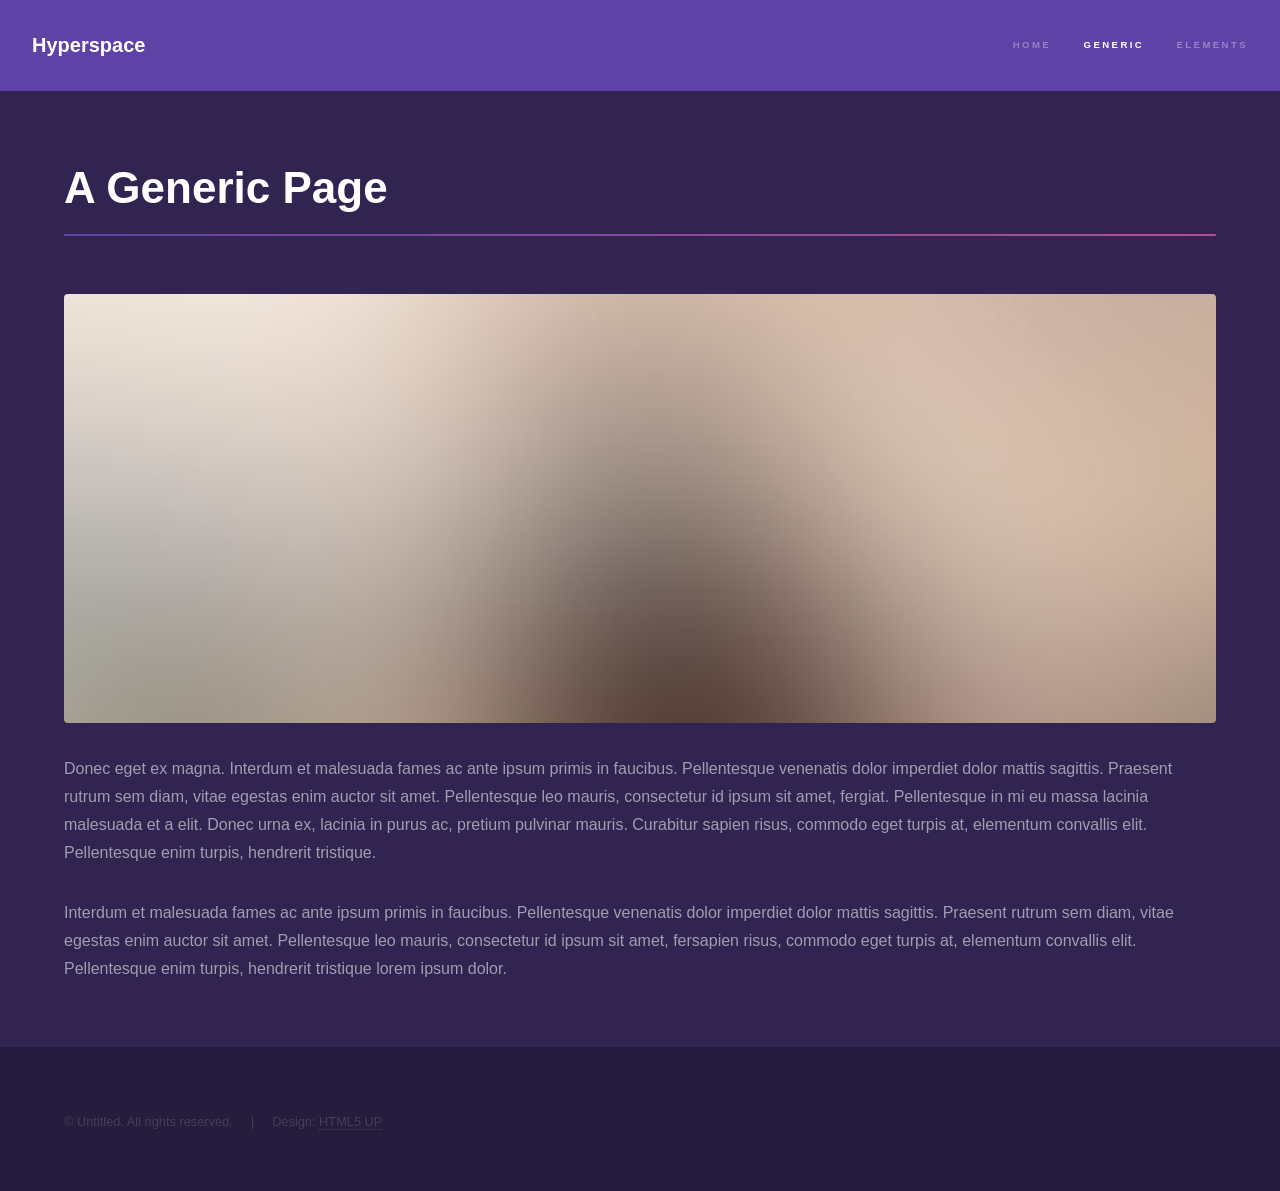
<file: generic.html>
<!DOCTYPE HTML>
<!--
	Hyperspace by HTML5 UP
	html5up.net | @ajlkn
	Free for personal and commercial use under the CCA 3.0 license (html5up.net/license)
-->
<html>
	<head>
		<title>Generic - Hyperspace by HTML5 UP</title>
		<meta charset="utf-8" />
		<meta name="viewport" content="width=device-width, initial-scale=1, user-scalable=no" />
		<link rel="stylesheet" href="assets/css/main.css" />
		<noscript><link rel="stylesheet" href="assets/css/noscript.css" /></noscript>
	</head>
	<body class="is-preload">

		<!-- Header -->
			<header id="header">
				<a href="index.html" class="title">Hyperspace</a>
				<nav>
					<ul>
						<li><a href="index.html">Home</a></li>
						<li><a href="generic.html" class="active">Generic</a></li>
						<li><a href="elements.html">Elements</a></li>
					</ul>
				</nav>
			</header>

		<!-- Wrapper -->
			<div id="wrapper">

				<!-- Main -->
					<section id="main" class="wrapper">
						<div class="inner">
							<h1 class="major">A Generic Page</h1>
							<span class="image fit"><img src="images/pic04.jpg" alt="" /></span>
							<p>Donec eget ex magna. Interdum et malesuada fames ac ante ipsum primis in faucibus. Pellentesque venenatis dolor imperdiet dolor mattis sagittis. Praesent rutrum sem diam, vitae egestas enim auctor sit amet. Pellentesque leo mauris, consectetur id ipsum sit amet, fergiat. Pellentesque in mi eu massa lacinia malesuada et a elit. Donec urna ex, lacinia in purus ac, pretium pulvinar mauris. Curabitur sapien risus, commodo eget turpis at, elementum convallis elit. Pellentesque enim turpis, hendrerit tristique.</p>
							<p>Interdum et malesuada fames ac ante ipsum primis in faucibus. Pellentesque venenatis dolor imperdiet dolor mattis sagittis. Praesent rutrum sem diam, vitae egestas enim auctor sit amet. Pellentesque leo mauris, consectetur id ipsum sit amet, fersapien risus, commodo eget turpis at, elementum convallis elit. Pellentesque enim turpis, hendrerit tristique lorem ipsum dolor.</p>
						</div>
					</section>

			</div>

		<!-- Footer -->
			<footer id="footer" class="wrapper alt">
				<div class="inner">
					<ul class="menu">
						<li>&copy; Untitled. All rights reserved.</li><li>Design: <a href="http://html5up.net">HTML5 UP</a></li>
					</ul>
				</div>
			</footer>

		<!-- Scripts -->
			<script src="assets/js/jquery.min.js"></script>
			<script src="assets/js/jquery.scrollex.min.js"></script>
			<script src="assets/js/jquery.scrolly.min.js"></script>
			<script src="assets/js/browser.min.js"></script>
			<script src="assets/js/breakpoints.min.js"></script>
			<script src="assets/js/util.js"></script>
			<script src="assets/js/main.js"></script>

	</body>
</html>
</file>
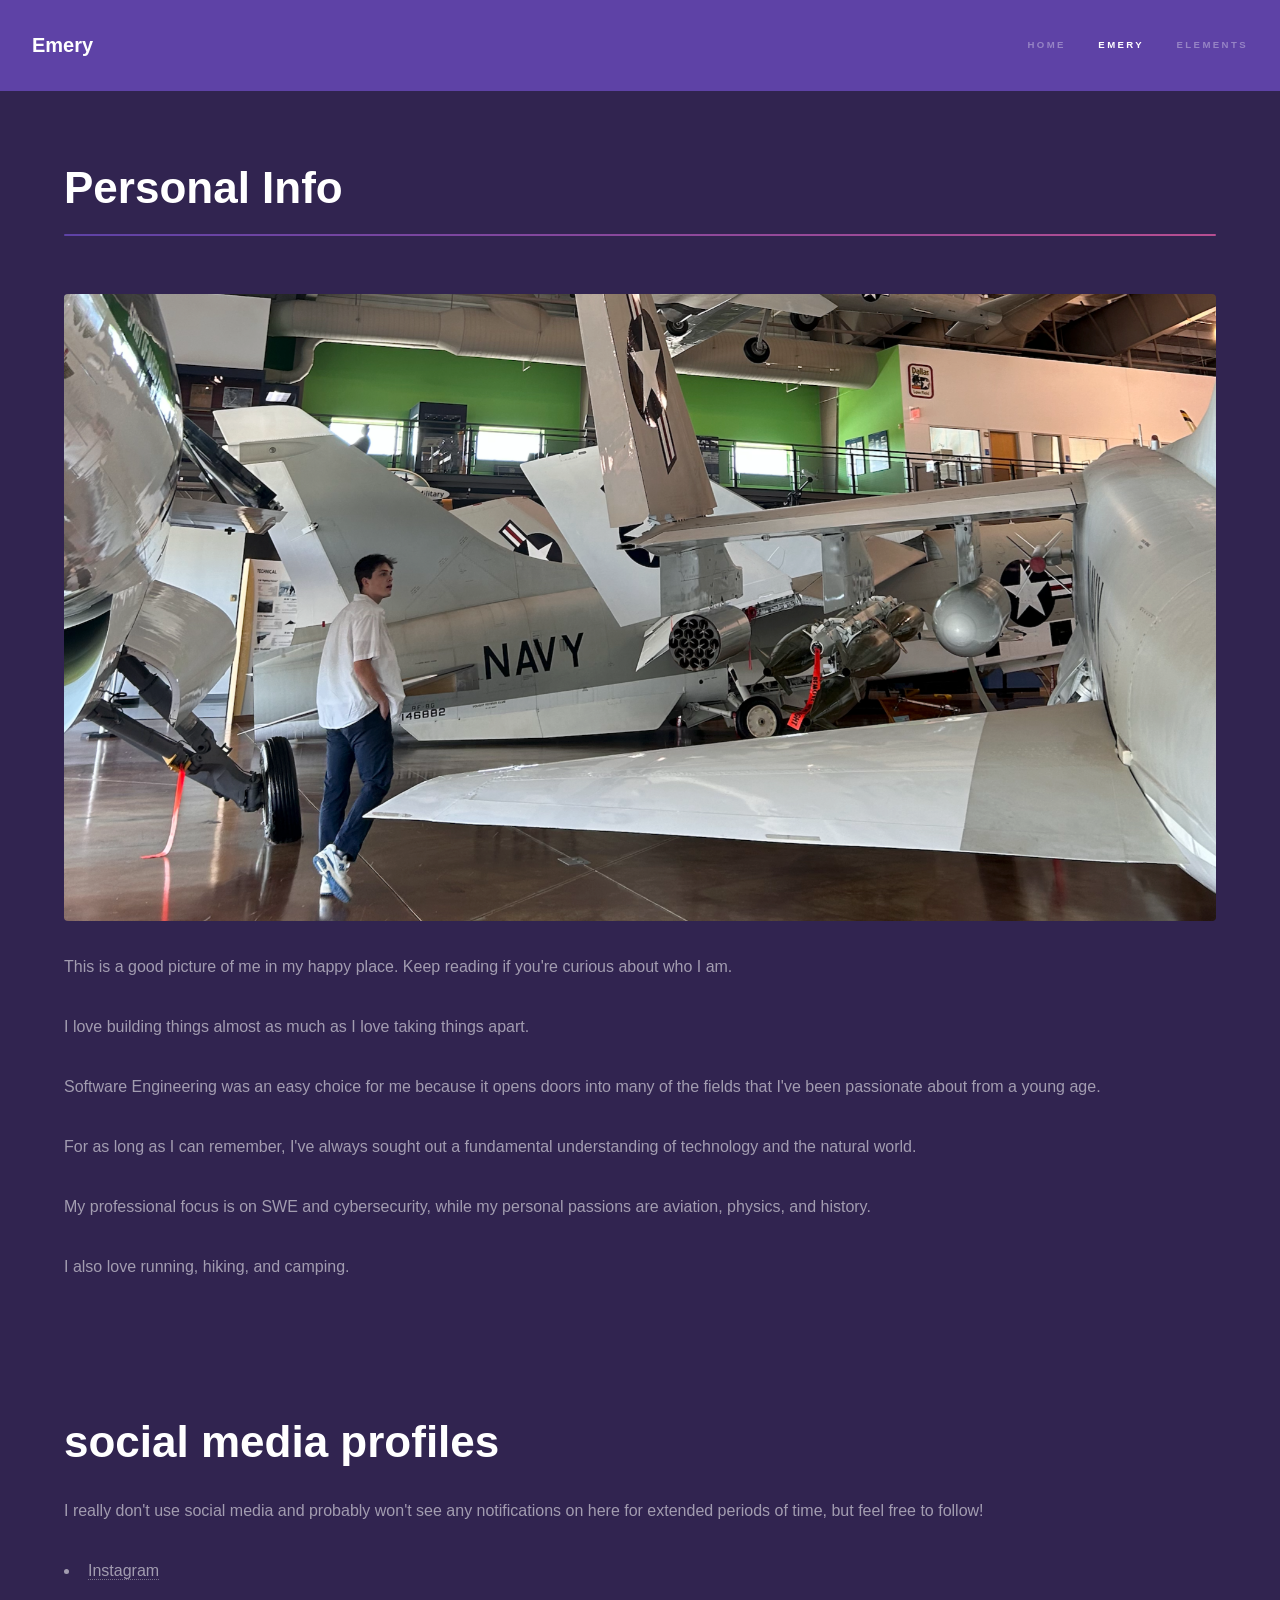
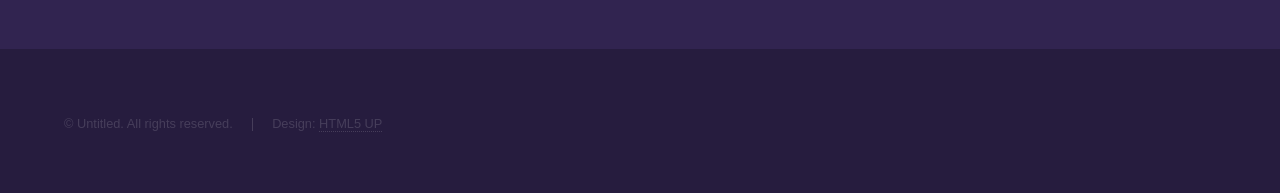
<file: personalinfo.html>
<!DOCTYPE HTML>
<!--
	Hyperspace by HTML5 UP
	html5up.net | @ajlkn
	Free for personal and commercial use under the CCA 3.0 license (html5up.net/license)
-->
<html>
	<head>
		<title>What is Emery?</title>
		<meta charset="utf-8" />
		<meta name="viewport" content="width=device-width, initial-scale=1, user-scalable=no" />
		<link rel="stylesheet" href="assets/css/main.css" />
		<noscript><link rel="stylesheet" href="assets/css/noscript.css" /></noscript>
	</head>
	<body class="is-preload">

		<!-- Header -->
			<header id="header">
				<a href="index.html" class="title">Emery</a>
				<nav>
					<ul>
						<li><a href="index.html">Home</a></li>
						<li><a href="personalinfo.html" class="active">Emery</a></li>
						<li><a href="elements.html">Elements</a></li>
					</ul>
				</nav>
			</header>

		<!-- Wrapper -->
			<div id="wrapper">

				<!-- Main -->
					<section id="main" class="wrapper">
						<div class="inner">
							<h1 class="major">Personal Info</h1>
							<span class="image fit"><img src="images/emeryjets2.jpg" alt="" /></span>
							<p>This is a good picture of me in my happy place. Keep reading if you're curious about who I am.</p>
							<p>I love building things almost as much as I love taking things apart.</p>
                            <p>Software Engineering was an easy choice for me because it opens doors into many of the fields that I've been passionate about from a young age.</p>
                            <p>For as long as I can remember, I've always sought out a fundamental understanding of technology and the natural world.</p>
                            <p>My professional focus is on SWE and cybersecurity, while my personal passions are aviation, physics, and history.</p>
                            <p>I also love running, hiking, and camping.</p>
						</div>
					</section>
                    <section id="links" class="wrapper">
                        <div class="inner">
                            <h1 class="Major">social media profiles</h1>
                            <p>I really don't use social media and probably won't see any notifications on here for extended periods of time, but feel free to follow!</p>
                            <ul class="inner">
                                <li><a href="https://www.instagram.com/emeryweis/">Instagram</a></li>
                            </ul>
                        </div>
                    </section>

			</div>

		<!-- Footer -->
			<footer id="footer" class="wrapper alt">
				<div class="inner">
					<ul class="menu">
						<li>&copy; Untitled. All rights reserved.</li><li>Design: <a href="http://html5up.net">HTML5 UP</a></li>
					</ul>
				</div>
			</footer>

		<!-- Scripts -->
			<script src="assets/js/jquery.min.js"></script>
			<script src="assets/js/jquery.scrollex.min.js"></script>
			<script src="assets/js/jquery.scrolly.min.js"></script>
			<script src="assets/js/browser.min.js"></script>
			<script src="assets/js/breakpoints.min.js"></script>
			<script src="assets/js/util.js"></script>
			<script src="assets/js/main.js"></script>

	</body>
</html>
</file>
<file: assets/css/noscript.css>
/*
	Hyperspace by HTML5 UP
	html5up.net | @ajlkn
	Free for personal and commercial use under the CCA 3.0 license (html5up.net/license)
*/

/* Spotlights */

	.spotlights > section > .image:before {
		opacity: 0 !important;
	}

	.spotlights > section > .content > .inner {
		-moz-transform: none !important;
		-webkit-transform: none !important;
		-ms-transform: none !important;
		transform: none !important;
		opacity: 1 !important;
	}

/* Wrapper */

	.wrapper > .inner {
		opacity: 1 !important;
		-moz-transform: none !important;
		-webkit-transform: none !important;
		-ms-transform: none !important;
		transform: none !important;
	}

/* Sidebar */

	#sidebar > .inner {
		opacity: 1 !important;
	}

	#sidebar nav > ul > li {
		-moz-transform: none !important;
		-webkit-transform: none !important;
		-ms-transform: none !important;
		transform: none !important;
		opacity: 1 !important;
	}
</file>
<file: assets/css/main.css>
@import url(fontawesome-all.min.css);

/*
	Hyperspace by HTML5 UP
	html5up.net | @ajlkn
	Free for personal and commercial use under the CCA 3.0 license (html5up.net/license)
*/

html, body, div, span, applet, object,
iframe, h1, h2, h3, h4, h5, h6, p, blockquote,
pre, a, abbr, acronym, address, big, cite,
code, del, dfn, em, img, ins, kbd, q, s, samp,
small, strike, strong, sub, sup, tt, var, b,
u, i, center, dl, dt, dd, ol, ul, li, fieldset,
form, label, legend, table, caption, tbody,
tfoot, thead, tr, th, td, article, aside,
canvas, details, embed, figure, figcaption,
footer, header, hgroup, menu, nav, output, ruby,
section, summary, time, mark, audio, video {
	margin: 0;
	padding: 0;
	border: 0;
	font-size: 100%;
	font: inherit;
	vertical-align: baseline;}

article, aside, details, figcaption, figure,
footer, header, hgroup, menu, nav, section {
	display: block;}

body {
	line-height: 1;
}

ol, ul {
	list-style: none;
}

blockquote, q {
	quotes: none;
}

	blockquote:before, blockquote:after, q:before, q:after {
		content: '';
		content: none;
	}

table {
	border-collapse: collapse;
	border-spacing: 0;
}

body {
	-webkit-text-size-adjust: none;
}

mark {
	background-color: transparent;
	color: inherit;
}

input::-moz-focus-inner {
	border: 0;
	padding: 0;
}

input, select, textarea {
	-moz-appearance: none;
	-webkit-appearance: none;
	-ms-appearance: none;
	appearance: none;
}

/* Basic */

	@-ms-viewport {
		width: device-width;
	}

	body {
		-ms-overflow-style: scrollbar;
	}

	@media screen and (max-width: 480px) {

		html, body {
			min-width: 320px;
		}

	}

	html {
		box-sizing: border-box;
	}

	*, *:before, *:after {
		box-sizing: inherit;
	}

	body {
		background: #312450;
	}

		body.is-preload *, body.is-preload *:before, body.is-preload *:after {
			-moz-animation: none !important;
			-webkit-animation: none !important;
			-ms-animation: none !important;
			animation: none !important;
			-moz-transition: none !important;
			-webkit-transition: none !important;
			-ms-transition: none !important;
			transition: none !important;
		}

/* Type */

	body, input, select, textarea {
		color: rgba(255, 255, 255, 0.55);
		font-family: Arial, Helvetica, sans-serif;
		font-size: 16.5pt;
		font-weight: normal;
		line-height: 1.75;
	}

		@media screen and (max-width: 1680px) {

			body, input, select, textarea {
				font-size: 13pt;
			}

		}

		@media screen and (max-width: 1280px) {

			body, input, select, textarea {
				font-size: 12pt;
			}

		}

		@media screen and (max-width: 360px) {

			body, input, select, textarea {
				font-size: 11pt;
			}

		}

	a {
		-moz-transition: color 0.2s ease, border-bottom-color 0.2s ease;
		-webkit-transition: color 0.2s ease, border-bottom-color 0.2s ease;
		-ms-transition: color 0.2s ease, border-bottom-color 0.2s ease;
		transition: color 0.2s ease, border-bottom-color 0.2s ease;
		border-bottom: dotted 1px rgba(255, 255, 255, 0.35);
		color: inherit;
		text-decoration: none;
	}

		a:hover {
			border-bottom-color: transparent;
			color: #ffffff;
		}

	strong, b {
		color: #ffffff;
		font-weight: bold;
	}

	em, i {
		font-style: italic;
	}

	p {
		margin: 0 0 2em 0;
	}

	h1, h2, h3, h4, h5, h6 {
		color: #ffffff;
		font-weight: bold;
		line-height: 1.5;
		margin: 0 0 0.5em 0;
	}

		h1 a, h2 a, h3 a, h4 a, h5 a, h6 a {
			color: inherit;
			text-decoration: none;
		}

	h1 {
		font-size: 2.75em;
	}

		h1.major {
			margin: 0 0 1.3em 0;
			position: relative;
			padding-bottom: 0.35em;
		}

			h1.major:after {
				background-image: -moz-linear-gradient(to right, #5e42a6, #b74e91);
				background-image: -webkit-linear-gradient(to right, #5e42a6, #b74e91);
				background-image: -ms-linear-gradient(to right, #5e42a6, #b74e91);
				background-image: linear-gradient(to right, #5e42a6, #b74e91);
				-moz-transition: max-width 0.2s ease;
				-webkit-transition: max-width 0.2s ease;
				-ms-transition: max-width 0.2s ease;
				transition: max-width 0.2s ease;
				border-radius: 0.2em;
				bottom: 0;
				content: '';
				height: 0.05em;
				position: absolute;
				right: 0;
				width: 100%;
			}

	h2 {
		font-size: 1.75em;
	}

	h3 {
		font-size: 1.1em;
	}

	h4 {
		font-size: 1em;
	}

	h5 {
		font-size: 0.8em;
	}

	h6 {
		font-size: 0.6em;
	}

	@media screen and (max-width: 736px) {

		h1 {
			font-size: 2em;
		}

		h2 {
			font-size: 1.25em;
		}

		h3 {
			font-size: 1em;
		}

		h4 {
			font-size: 0.8em;
		}

		h5 {
			font-size: 0.6em;
		}

		h6 {
			font-size: 0.6em;
		}

	}

	sub {
		font-size: 0.8em;
		position: relative;
		top: 0.5em;
	}

	sup {
		font-size: 0.8em;
		position: relative;
		top: -0.5em;
	}

	blockquote {
		border-left: solid 4px rgba(255, 255, 255, 0.15);
		font-style: italic;
		margin: 0 0 2em 0;
		padding: 0.5em 0 0.5em 2em;
	}

	code {
		background: rgba(255, 255, 255, 0.05);
		border-radius: 0.25em;
		border: solid 1px rgba(255, 255, 255, 0.15);
		font-family: "Courier New", monospace;
		font-size: 0.9em;
		margin: 0 0.25em;
		padding: 0.25em 0.65em;
	}

	pre {
		-webkit-overflow-scrolling: touch;
		font-family: "Courier New", monospace;
		font-size: 0.9em;
		margin: 0 0 2em 0;
	}

		pre code {
			display: block;
			line-height: 1.75em;
			padding: 1em 1.5em;
			overflow-x: auto;
		}

	hr {
		border: 0;
		border-bottom: solid 1px rgba(255, 255, 255, 0.15);
		margin: 2em 0;
	}

		hr.major {
			margin: 3em 0;
		}

	.align-left {
		text-align: left;
	}

	.align-center {
		text-align: center;
	}

	.align-right {
		text-align: right;
	}

/* Row */

	.row {
		display: flex;
		flex-wrap: wrap;
		box-sizing: border-box;
		align-items: stretch;
	}

		.row > * {
			box-sizing: border-box;
		}

		.row.gtr-uniform > * > :last-child {
			margin-bottom: 0;
		}

		.row.aln-left {
			justify-content: flex-start;
		}

		.row.aln-center {
			justify-content: center;
		}

		.row.aln-right {
			justify-content: flex-end;
		}

		.row.aln-top {
			align-items: flex-start;
		}

		.row.aln-middle {
			align-items: center;
		}

		.row.aln-bottom {
			align-items: flex-end;
		}

		.row > .imp {
			order: -1;
		}

		.row > .col-1 {
			width: 8.33333%;
		}

		.row > .off-1 {
			margin-left: 8.33333%;
		}

		.row > .col-2 {
			width: 16.66667%;
		}

		.row > .off-2 {
			margin-left: 16.66667%;
		}

		.row > .col-3 {
			width: 25%;
		}

		.row > .off-3 {
			margin-left: 25%;
		}

		.row > .col-4 {
			width: 33.33333%;
		}

		.row > .off-4 {
			margin-left: 33.33333%;
		}

		.row > .col-5 {
			width: 41.66667%;
		}

		.row > .off-5 {
			margin-left: 41.66667%;
		}

		.row > .col-6 {
			width: 50%;
		}

		.row > .off-6 {
			margin-left: 50%;
		}

		.row > .col-7 {
			width: 58.33333%;
		}

		.row > .off-7 {
			margin-left: 58.33333%;
		}

		.row > .col-8 {
			width: 66.66667%;
		}

		.row > .off-8 {
			margin-left: 66.66667%;
		}

		.row > .col-9 {
			width: 75%;
		}

		.row > .off-9 {
			margin-left: 75%;
		}

		.row > .col-10 {
			width: 83.33333%;
		}

		.row > .off-10 {
			margin-left: 83.33333%;
		}

		.row > .col-11 {
			width: 91.66667%;
		}

		.row > .off-11 {
			margin-left: 91.66667%;
		}

		.row > .col-12 {
			width: 100%;
		}

		.row > .off-12 {
			margin-left: 100%;
		}

		.row.gtr-0 {
			margin-top: 0;
			margin-left: 0em;
		}

			.row.gtr-0 > * {
				padding: 0 0 0 0em;
			}

			.row.gtr-0.gtr-uniform {
				margin-top: 0em;
			}

				.row.gtr-0.gtr-uniform > * {
					padding-top: 0em;
				}

		.row.gtr-25 {
			margin-top: 0;
			margin-left: -0.375em;
		}

			.row.gtr-25 > * {
				padding: 0 0 0 0.375em;
			}

			.row.gtr-25.gtr-uniform {
				margin-top: -0.375em;
			}

				.row.gtr-25.gtr-uniform > * {
					padding-top: 0.375em;
				}

		.row.gtr-50 {
			margin-top: 0;
			margin-left: -0.75em;
		}

			.row.gtr-50 > * {
				padding: 0 0 0 0.75em;
			}

			.row.gtr-50.gtr-uniform {
				margin-top: -0.75em;
			}

				.row.gtr-50.gtr-uniform > * {
					padding-top: 0.75em;
				}

		.row {
			margin-top: 0;
			margin-left: -1.5em;
		}

			.row > * {
				padding: 0 0 0 1.5em;
			}

			.row.gtr-uniform {
				margin-top: -1.5em;
			}

				.row.gtr-uniform > * {
					padding-top: 1.5em;
				}

		.row.gtr-150 {
			margin-top: 0;
			margin-left: -2.25em;
		}

			.row.gtr-150 > * {
				padding: 0 0 0 2.25em;
			}

			.row.gtr-150.gtr-uniform {
				margin-top: -2.25em;
			}

				.row.gtr-150.gtr-uniform > * {
					padding-top: 2.25em;
				}

		.row.gtr-200 {
			margin-top: 0;
			margin-left: -3em;
		}

			.row.gtr-200 > * {
				padding: 0 0 0 3em;
			}

			.row.gtr-200.gtr-uniform {
				margin-top: -3em;
			}

				.row.gtr-200.gtr-uniform > * {
					padding-top: 3em;
				}

		@media screen and (max-width: 1680px) {

			.row {
				display: flex;
				flex-wrap: wrap;
				box-sizing: border-box;
				align-items: stretch;
			}

				.row > * {
					box-sizing: border-box;
				}

				.row.gtr-uniform > * > :last-child {
					margin-bottom: 0;
				}

				.row.aln-left {
					justify-content: flex-start;
				}

				.row.aln-center {
					justify-content: center;
				}

				.row.aln-right {
					justify-content: flex-end;
				}

				.row.aln-top {
					align-items: flex-start;
				}

				.row.aln-middle {
					align-items: center;
				}

				.row.aln-bottom {
					align-items: flex-end;
				}

				.row > .imp-xlarge {
					order: -1;
				}

				.row > .col-1-xlarge {
					width: 8.33333%;
				}

				.row > .off-1-xlarge {
					margin-left: 8.33333%;
				}

				.row > .col-2-xlarge {
					width: 16.66667%;
				}

				.row > .off-2-xlarge {
					margin-left: 16.66667%;
				}

				.row > .col-3-xlarge {
					width: 25%;
				}

				.row > .off-3-xlarge {
					margin-left: 25%;
				}

				.row > .col-4-xlarge {
					width: 33.33333%;
				}

				.row > .off-4-xlarge {
					margin-left: 33.33333%;
				}

				.row > .col-5-xlarge {
					width: 41.66667%;
				}

				.row > .off-5-xlarge {
					margin-left: 41.66667%;
				}

				.row > .col-6-xlarge {
					width: 50%;
				}

				.row > .off-6-xlarge {
					margin-left: 50%;
				}

				.row > .col-7-xlarge {
					width: 58.33333%;
				}

				.row > .off-7-xlarge {
					margin-left: 58.33333%;
				}

				.row > .col-8-xlarge {
					width: 66.66667%;
				}

				.row > .off-8-xlarge {
					margin-left: 66.66667%;
				}

				.row > .col-9-xlarge {
					width: 75%;
				}

				.row > .off-9-xlarge {
					margin-left: 75%;
				}

				.row > .col-10-xlarge {
					width: 83.33333%;
				}

				.row > .off-10-xlarge {
					margin-left: 83.33333%;
				}

				.row > .col-11-xlarge {
					width: 91.66667%;
				}

				.row > .off-11-xlarge {
					margin-left: 91.66667%;
				}

				.row > .col-12-xlarge {
					width: 100%;
				}

				.row > .off-12-xlarge {
					margin-left: 100%;
				}

				.row.gtr-0 {
					margin-top: 0;
					margin-left: 0em;
				}

					.row.gtr-0 > * {
						padding: 0 0 0 0em;
					}

					.row.gtr-0.gtr-uniform {
						margin-top: 0em;
					}

						.row.gtr-0.gtr-uniform > * {
							padding-top: 0em;
						}

				.row.gtr-25 {
					margin-top: 0;
					margin-left: -0.375em;
				}

					.row.gtr-25 > * {
						padding: 0 0 0 0.375em;
					}

					.row.gtr-25.gtr-uniform {
						margin-top: -0.375em;
					}

						.row.gtr-25.gtr-uniform > * {
							padding-top: 0.375em;
						}

				.row.gtr-50 {
					margin-top: 0;
					margin-left: -0.75em;
				}

					.row.gtr-50 > * {
						padding: 0 0 0 0.75em;
					}

					.row.gtr-50.gtr-uniform {
						margin-top: -0.75em;
					}

						.row.gtr-50.gtr-uniform > * {
							padding-top: 0.75em;
						}

				.row {
					margin-top: 0;
					margin-left: -1.5em;
				}

					.row > * {
						padding: 0 0 0 1.5em;
					}

					.row.gtr-uniform {
						margin-top: -1.5em;
					}

						.row.gtr-uniform > * {
							padding-top: 1.5em;
						}

				.row.gtr-150 {
					margin-top: 0;
					margin-left: -2.25em;
				}

					.row.gtr-150 > * {
						padding: 0 0 0 2.25em;
					}

					.row.gtr-150.gtr-uniform {
						margin-top: -2.25em;
					}

						.row.gtr-150.gtr-uniform > * {
							padding-top: 2.25em;
						}

				.row.gtr-200 {
					margin-top: 0;
					margin-left: -3em;
				}

					.row.gtr-200 > * {
						padding: 0 0 0 3em;
					}

					.row.gtr-200.gtr-uniform {
						margin-top: -3em;
					}

						.row.gtr-200.gtr-uniform > * {
							padding-top: 3em;
						}

		}

		@media screen and (max-width: 1280px) {

			.row {
				display: flex;
				flex-wrap: wrap;
				box-sizing: border-box;
				align-items: stretch;
			}

				.row > * {
					box-sizing: border-box;
				}

				.row.gtr-uniform > * > :last-child {
					margin-bottom: 0;
				}

				.row.aln-left {
					justify-content: flex-start;
				}

				.row.aln-center {
					justify-content: center;
				}

				.row.aln-right {
					justify-content: flex-end;
				}

				.row.aln-top {
					align-items: flex-start;
				}

				.row.aln-middle {
					align-items: center;
				}

				.row.aln-bottom {
					align-items: flex-end;
				}

				.row > .imp-large {
					order: -1;
				}

				.row > .col-1-large {
					width: 8.33333%;
				}

				.row > .off-1-large {
					margin-left: 8.33333%;
				}

				.row > .col-2-large {
					width: 16.66667%;
				}

				.row > .off-2-large {
					margin-left: 16.66667%;
				}

				.row > .col-3-large {
					width: 25%;
				}

				.row > .off-3-large {
					margin-left: 25%;
				}

				.row > .col-4-large {
					width: 33.33333%;
				}

				.row > .off-4-large {
					margin-left: 33.33333%;
				}

				.row > .col-5-large {
					width: 41.66667%;
				}

				.row > .off-5-large {
					margin-left: 41.66667%;
				}

				.row > .col-6-large {
					width: 50%;
				}

				.row > .off-6-large {
					margin-left: 50%;
				}

				.row > .col-7-large {
					width: 58.33333%;
				}

				.row > .off-7-large {
					margin-left: 58.33333%;
				}

				.row > .col-8-large {
					width: 66.66667%;
				}

				.row > .off-8-large {
					margin-left: 66.66667%;
				}

				.row > .col-9-large {
					width: 75%;
				}

				.row > .off-9-large {
					margin-left: 75%;
				}

				.row > .col-10-large {
					width: 83.33333%;
				}

				.row > .off-10-large {
					margin-left: 83.33333%;
				}

				.row > .col-11-large {
					width: 91.66667%;
				}

				.row > .off-11-large {
					margin-left: 91.66667%;
				}

				.row > .col-12-large {
					width: 100%;
				}

				.row > .off-12-large {
					margin-left: 100%;
				}

				.row.gtr-0 {
					margin-top: 0;
					margin-left: 0em;
				}

					.row.gtr-0 > * {
						padding: 0 0 0 0em;
					}

					.row.gtr-0.gtr-uniform {
						margin-top: 0em;
					}

						.row.gtr-0.gtr-uniform > * {
							padding-top: 0em;
						}

				.row.gtr-25 {
					margin-top: 0;
					margin-left: -0.375em;
				}

					.row.gtr-25 > * {
						padding: 0 0 0 0.375em;
					}

					.row.gtr-25.gtr-uniform {
						margin-top: -0.375em;
					}

						.row.gtr-25.gtr-uniform > * {
							padding-top: 0.375em;
						}

				.row.gtr-50 {
					margin-top: 0;
					margin-left: -0.75em;
				}

					.row.gtr-50 > * {
						padding: 0 0 0 0.75em;
					}

					.row.gtr-50.gtr-uniform {
						margin-top: -0.75em;
					}

						.row.gtr-50.gtr-uniform > * {
							padding-top: 0.75em;
						}

				.row {
					margin-top: 0;
					margin-left: -1.5em;
				}

					.row > * {
						padding: 0 0 0 1.5em;
					}

					.row.gtr-uniform {
						margin-top: -1.5em;
					}

						.row.gtr-uniform > * {
							padding-top: 1.5em;
						}

				.row.gtr-150 {
					margin-top: 0;
					margin-left: -2.25em;
				}

					.row.gtr-150 > * {
						padding: 0 0 0 2.25em;
					}

					.row.gtr-150.gtr-uniform {
						margin-top: -2.25em;
					}

						.row.gtr-150.gtr-uniform > * {
							padding-top: 2.25em;
						}

				.row.gtr-200 {
					margin-top: 0;
					margin-left: -3em;
				}

					.row.gtr-200 > * {
						padding: 0 0 0 3em;
					}

					.row.gtr-200.gtr-uniform {
						margin-top: -3em;
					}

						.row.gtr-200.gtr-uniform > * {
							padding-top: 3em;
						}

		}

		@media screen and (max-width: 980px) {

			.row {
				display: flex;
				flex-wrap: wrap;
				box-sizing: border-box;
				align-items: stretch;
			}

				.row > * {
					box-sizing: border-box;
				}

				.row.gtr-uniform > * > :last-child {
					margin-bottom: 0;
				}

				.row.aln-left {
					justify-content: flex-start;
				}

				.row.aln-center {
					justify-content: center;
				}

				.row.aln-right {
					justify-content: flex-end;
				}

				.row.aln-top {
					align-items: flex-start;
				}

				.row.aln-middle {
					align-items: center;
				}

				.row.aln-bottom {
					align-items: flex-end;
				}

				.row > .imp-medium {
					order: -1;
				}

				.row > .col-1-medium {
					width: 8.33333%;
				}

				.row > .off-1-medium {
					margin-left: 8.33333%;
				}

				.row > .col-2-medium {
					width: 16.66667%;
				}

				.row > .off-2-medium {
					margin-left: 16.66667%;
				}

				.row > .col-3-medium {
					width: 25%;
				}

				.row > .off-3-medium {
					margin-left: 25%;
				}

				.row > .col-4-medium {
					width: 33.33333%;
				}

				.row > .off-4-medium {
					margin-left: 33.33333%;
				}

				.row > .col-5-medium {
					width: 41.66667%;
				}

				.row > .off-5-medium {
					margin-left: 41.66667%;
				}

				.row > .col-6-medium {
					width: 50%;
				}

				.row > .off-6-medium {
					margin-left: 50%;
				}

				.row > .col-7-medium {
					width: 58.33333%;
				}

				.row > .off-7-medium {
					margin-left: 58.33333%;
				}

				.row > .col-8-medium {
					width: 66.66667%;
				}

				.row > .off-8-medium {
					margin-left: 66.66667%;
				}

				.row > .col-9-medium {
					width: 75%;
				}

				.row > .off-9-medium {
					margin-left: 75%;
				}

				.row > .col-10-medium {
					width: 83.33333%;
				}

				.row > .off-10-medium {
					margin-left: 83.33333%;
				}

				.row > .col-11-medium {
					width: 91.66667%;
				}

				.row > .off-11-medium {
					margin-left: 91.66667%;
				}

				.row > .col-12-medium {
					width: 100%;
				}

				.row > .off-12-medium {
					margin-left: 100%;
				}

				.row.gtr-0 {
					margin-top: 0;
					margin-left: 0em;
				}

					.row.gtr-0 > * {
						padding: 0 0 0 0em;
					}

					.row.gtr-0.gtr-uniform {
						margin-top: 0em;
					}

						.row.gtr-0.gtr-uniform > * {
							padding-top: 0em;
						}

				.row.gtr-25 {
					margin-top: 0;
					margin-left: -0.375em;
				}

					.row.gtr-25 > * {
						padding: 0 0 0 0.375em;
					}

					.row.gtr-25.gtr-uniform {
						margin-top: -0.375em;
					}

						.row.gtr-25.gtr-uniform > * {
							padding-top: 0.375em;
						}

				.row.gtr-50 {
					margin-top: 0;
					margin-left: -0.75em;
				}

					.row.gtr-50 > * {
						padding: 0 0 0 0.75em;
					}

					.row.gtr-50.gtr-uniform {
						margin-top: -0.75em;
					}

						.row.gtr-50.gtr-uniform > * {
							padding-top: 0.75em;
						}

				.row {
					margin-top: 0;
					margin-left: -1.5em;
				}

					.row > * {
						padding: 0 0 0 1.5em;
					}

					.row.gtr-uniform {
						margin-top: -1.5em;
					}

						.row.gtr-uniform > * {
							padding-top: 1.5em;
						}

				.row.gtr-150 {
					margin-top: 0;
					margin-left: -2.25em;
				}

					.row.gtr-150 > * {
						padding: 0 0 0 2.25em;
					}

					.row.gtr-150.gtr-uniform {
						margin-top: -2.25em;
					}

						.row.gtr-150.gtr-uniform > * {
							padding-top: 2.25em;
						}

				.row.gtr-200 {
					margin-top: 0;
					margin-left: -3em;
				}

					.row.gtr-200 > * {
						padding: 0 0 0 3em;
					}

					.row.gtr-200.gtr-uniform {
						margin-top: -3em;
					}

						.row.gtr-200.gtr-uniform > * {
							padding-top: 3em;
						}

		}

		@media screen and (max-width: 736px) {

			.row {
				display: flex;
				flex-wrap: wrap;
				box-sizing: border-box;
				align-items: stretch;
			}

				.row > * {
					box-sizing: border-box;
				}

				.row.gtr-uniform > * > :last-child {
					margin-bottom: 0;
				}

				.row.aln-left {
					justify-content: flex-start;
				}

				.row.aln-center {
					justify-content: center;
				}

				.row.aln-right {
					justify-content: flex-end;
				}

				.row.aln-top {
					align-items: flex-start;
				}

				.row.aln-middle {
					align-items: center;
				}

				.row.aln-bottom {
					align-items: flex-end;
				}

				.row > .imp-small {
					order: -1;
				}

				.row > .col-1-small {
					width: 8.33333%;
				}

				.row > .off-1-small {
					margin-left: 8.33333%;
				}

				.row > .col-2-small {
					width: 16.66667%;
				}

				.row > .off-2-small {
					margin-left: 16.66667%;
				}

				.row > .col-3-small {
					width: 25%;
				}

				.row > .off-3-small {
					margin-left: 25%;
				}

				.row > .col-4-small {
					width: 33.33333%;
				}

				.row > .off-4-small {
					margin-left: 33.33333%;
				}

				.row > .col-5-small {
					width: 41.66667%;
				}

				.row > .off-5-small {
					margin-left: 41.66667%;
				}

				.row > .col-6-small {
					width: 50%;
				}

				.row > .off-6-small {
					margin-left: 50%;
				}

				.row > .col-7-small {
					width: 58.33333%;
				}

				.row > .off-7-small {
					margin-left: 58.33333%;
				}

				.row > .col-8-small {
					width: 66.66667%;
				}

				.row > .off-8-small {
					margin-left: 66.66667%;
				}

				.row > .col-9-small {
					width: 75%;
				}

				.row > .off-9-small {
					margin-left: 75%;
				}

				.row > .col-10-small {
					width: 83.33333%;
				}

				.row > .off-10-small {
					margin-left: 83.33333%;
				}

				.row > .col-11-small {
					width: 91.66667%;
				}

				.row > .off-11-small {
					margin-left: 91.66667%;
				}

				.row > .col-12-small {
					width: 100%;
				}

				.row > .off-12-small {
					margin-left: 100%;
				}

				.row.gtr-0 {
					margin-top: 0;
					margin-left: 0em;
				}

					.row.gtr-0 > * {
						padding: 0 0 0 0em;
					}

					.row.gtr-0.gtr-uniform {
						margin-top: 0em;
					}

						.row.gtr-0.gtr-uniform > * {
							padding-top: 0em;
						}

				.row.gtr-25 {
					margin-top: 0;
					margin-left: -0.375em;
				}

					.row.gtr-25 > * {
						padding: 0 0 0 0.375em;
					}

					.row.gtr-25.gtr-uniform {
						margin-top: -0.375em;
					}

						.row.gtr-25.gtr-uniform > * {
							padding-top: 0.375em;
						}

				.row.gtr-50 {
					margin-top: 0;
					margin-left: -0.75em;
				}

					.row.gtr-50 > * {
						padding: 0 0 0 0.75em;
					}

					.row.gtr-50.gtr-uniform {
						margin-top: -0.75em;
					}

						.row.gtr-50.gtr-uniform > * {
							padding-top: 0.75em;
						}

				.row {
					margin-top: 0;
					margin-left: -1.5em;
				}

					.row > * {
						padding: 0 0 0 1.5em;
					}

					.row.gtr-uniform {
						margin-top: -1.5em;
					}

						.row.gtr-uniform > * {
							padding-top: 1.5em;
						}

				.row.gtr-150 {
					margin-top: 0;
					margin-left: -2.25em;
				}

					.row.gtr-150 > * {
						padding: 0 0 0 2.25em;
					}

					.row.gtr-150.gtr-uniform {
						margin-top: -2.25em;
					}

						.row.gtr-150.gtr-uniform > * {
							padding-top: 2.25em;
						}

				.row.gtr-200 {
					margin-top: 0;
					margin-left: -3em;
				}

					.row.gtr-200 > * {
						padding: 0 0 0 3em;
					}

					.row.gtr-200.gtr-uniform {
						margin-top: -3em;
					}

						.row.gtr-200.gtr-uniform > * {
							padding-top: 3em;
						}

		}

		@media screen and (max-width: 480px) {

			.row {
				display: flex;
				flex-wrap: wrap;
				box-sizing: border-box;
				align-items: stretch;
			}

				.row > * {
					box-sizing: border-box;
				}

				.row.gtr-uniform > * > :last-child {
					margin-bottom: 0;
				}

				.row.aln-left {
					justify-content: flex-start;
				}

				.row.aln-center {
					justify-content: center;
				}

				.row.aln-right {
					justify-content: flex-end;
				}

				.row.aln-top {
					align-items: flex-start;
				}

				.row.aln-middle {
					align-items: center;
				}

				.row.aln-bottom {
					align-items: flex-end;
				}

				.row > .imp-xsmall {
					order: -1;
				}

				.row > .col-1-xsmall {
					width: 8.33333%;
				}

				.row > .off-1-xsmall {
					margin-left: 8.33333%;
				}

				.row > .col-2-xsmall {
					width: 16.66667%;
				}

				.row > .off-2-xsmall {
					margin-left: 16.66667%;
				}

				.row > .col-3-xsmall {
					width: 25%;
				}

				.row > .off-3-xsmall {
					margin-left: 25%;
				}

				.row > .col-4-xsmall {
					width: 33.33333%;
				}

				.row > .off-4-xsmall {
					margin-left: 33.33333%;
				}

				.row > .col-5-xsmall {
					width: 41.66667%;
				}

				.row > .off-5-xsmall {
					margin-left: 41.66667%;
				}

				.row > .col-6-xsmall {
					width: 50%;
				}

				.row > .off-6-xsmall {
					margin-left: 50%;
				}

				.row > .col-7-xsmall {
					width: 58.33333%;
				}

				.row > .off-7-xsmall {
					margin-left: 58.33333%;
				}

				.row > .col-8-xsmall {
					width: 66.66667%;
				}

				.row > .off-8-xsmall {
					margin-left: 66.66667%;
				}

				.row > .col-9-xsmall {
					width: 75%;
				}

				.row > .off-9-xsmall {
					margin-left: 75%;
				}

				.row > .col-10-xsmall {
					width: 83.33333%;
				}

				.row > .off-10-xsmall {
					margin-left: 83.33333%;
				}

				.row > .col-11-xsmall {
					width: 91.66667%;
				}

				.row > .off-11-xsmall {
					margin-left: 91.66667%;
				}

				.row > .col-12-xsmall {
					width: 100%;
				}

				.row > .off-12-xsmall {
					margin-left: 100%;
				}

				.row.gtr-0 {
					margin-top: 0;
					margin-left: 0em;
				}

					.row.gtr-0 > * {
						padding: 0 0 0 0em;
					}

					.row.gtr-0.gtr-uniform {
						margin-top: 0em;
					}

						.row.gtr-0.gtr-uniform > * {
							padding-top: 0em;
						}

				.row.gtr-25 {
					margin-top: 0;
					margin-left: -0.375em;
				}

					.row.gtr-25 > * {
						padding: 0 0 0 0.375em;
					}

					.row.gtr-25.gtr-uniform {
						margin-top: -0.375em;
					}

						.row.gtr-25.gtr-uniform > * {
							padding-top: 0.375em;
						}

				.row.gtr-50 {
					margin-top: 0;
					margin-left: -0.75em;
				}

					.row.gtr-50 > * {
						padding: 0 0 0 0.75em;
					}

					.row.gtr-50.gtr-uniform {
						margin-top: -0.75em;
					}

						.row.gtr-50.gtr-uniform > * {
							padding-top: 0.75em;
						}

				.row {
					margin-top: 0;
					margin-left: -1.5em;
				}

					.row > * {
						padding: 0 0 0 1.5em;
					}

					.row.gtr-uniform {
						margin-top: -1.5em;
					}

						.row.gtr-uniform > * {
							padding-top: 1.5em;
						}

				.row.gtr-150 {
					margin-top: 0;
					margin-left: -2.25em;
				}

					.row.gtr-150 > * {
						padding: 0 0 0 2.25em;
					}

					.row.gtr-150.gtr-uniform {
						margin-top: -2.25em;
					}

						.row.gtr-150.gtr-uniform > * {
							padding-top: 2.25em;
						}

				.row.gtr-200 {
					margin-top: 0;
					margin-left: -3em;
				}

					.row.gtr-200 > * {
						padding: 0 0 0 3em;
					}

					.row.gtr-200.gtr-uniform {
						margin-top: -3em;
					}

						.row.gtr-200.gtr-uniform > * {
							padding-top: 3em;
						}

		}

/* Box */

	.box {
		border-radius: 0.25em;
		border: solid 1px rgba(255, 255, 255, 0.15);
		margin-bottom: 2em;
		padding: 1.5em;
	}

		.box > :last-child,
		.box > :last-child > :last-child,
		.box > :last-child > :last-child > :last-child {
			margin-bottom: 0;
		}

		.box.alt {
			border: 0;
			border-radius: 0;
			padding: 0;
		}

/* Button */

	input[type="submit"],
	input[type="reset"],
	input[type="button"],
	button,
	.button {
		-moz-appearance: none;
		-webkit-appearance: none;
		-ms-appearance: none;
		appearance: none;
		-moz-transition: border-color 0.2s ease;
		-webkit-transition: border-color 0.2s ease;
		-ms-transition: border-color 0.2s ease;
		transition: border-color 0.2s ease;
		background-color: transparent;
		border: solid 1px !important;
		border-color: rgba(255, 255, 255, 0.15) !important;
		border-radius: 3em;
		color: #ffffff !important;
		cursor: pointer;
		display: inline-block;
		font-size: 0.6em;
		font-weight: bold;
		height: calc(4.75em + 2px);
		letter-spacing: 0.25em;
		line-height: 4.75em;
		outline: 0;
		padding: 0 3.75em;
		position: relative;
		text-align: center;
		text-decoration: none;
		text-transform: uppercase;
		white-space: nowrap;
	}

		input[type="submit"]:after,
		input[type="reset"]:after,
		input[type="button"]:after,
		button:after,
		.button:after {
			-moz-transform: scale(0.25);
			-webkit-transform: scale(0.25);
			-ms-transform: scale(0.25);
			transform: scale(0.25);
			pointer-events: none;
			-moz-transition: opacity 0.2s ease, -moz-transform 0.2s ease;
			-webkit-transition: opacity 0.2s ease, -webkit-transform 0.2s ease;
			-ms-transition: opacity 0.2s ease, -ms-transform 0.2s ease;
			transition: opacity 0.2s ease, transform 0.2s ease;
			background: #ffffff;
			border-radius: 3em;
			content: '';
			height: 100%;
			left: 0;
			opacity: 0;
			position: absolute;
			top: 0;
			width: 100%;
		}

		input[type="submit"].icon:before,
		input[type="reset"].icon:before,
		input[type="button"].icon:before,
		button.icon:before,
		.button.icon:before {
			margin-right: 0.75em;
		}

		input[type="submit"].fit,
		input[type="reset"].fit,
		input[type="button"].fit,
		button.fit,
		.button.fit {
			width: 100%;
		}

		input[type="submit"].small,
		input[type="reset"].small,
		input[type="button"].small,
		button.small,
		.button.small {
			font-size: 0.4em;
		}

		input[type="submit"].large,
		input[type="reset"].large,
		input[type="button"].large,
		button.large,
		.button.large {
			font-size: 0.8em;
		}

		input[type="submit"].primary,
		input[type="reset"].primary,
		input[type="button"].primary,
		button.primary,
		.button.primary {
			background-color: #ffffff;
			color: #312450 !important;
		}

			input[type="submit"].primary:after,
			input[type="reset"].primary:after,
			input[type="button"].primary:after,
			button.primary:after,
			.button.primary:after {
				display: none;
			}

		input[type="submit"].disabled, input[type="submit"]:disabled,
		input[type="reset"].disabled,
		input[type="reset"]:disabled,
		input[type="button"].disabled,
		input[type="button"]:disabled,
		button.disabled,
		button:disabled,
		.button.disabled,
		.button:disabled {
			cursor: default;
			opacity: 0.5;
			pointer-events: none;
		}

		input[type="submit"]:hover,
		input[type="reset"]:hover,
		input[type="button"]:hover,
		button:hover,
		.button:hover {
			border-color: rgba(255, 255, 255, 0.55) !important;
		}

			input[type="submit"]:hover:after,
			input[type="reset"]:hover:after,
			input[type="button"]:hover:after,
			button:hover:after,
			.button:hover:after {
				opacity: 0.05;
				-moz-transform: scale(1);
				-webkit-transform: scale(1);
				-ms-transform: scale(1);
				transform: scale(1);
			}

			input[type="submit"]:hover:active,
			input[type="reset"]:hover:active,
			input[type="button"]:hover:active,
			button:hover:active,
			.button:hover:active {
				border-color: #ffffff !important;
			}

				input[type="submit"]:hover:active:after,
				input[type="reset"]:hover:active:after,
				input[type="button"]:hover:active:after,
				button:hover:active:after,
				.button:hover:active:after {
					opacity: 0.1;
				}

/* Features */

	.features {
		display: -moz-flex;
		display: -webkit-flex;
		display: -ms-flex;
		display: flex;
		-moz-flex-wrap: wrap;
		-webkit-flex-wrap: wrap;
		-ms-flex-wrap: wrap;
		flex-wrap: wrap;
		border-radius: 0.25em;
		border: solid 1px rgba(255, 255, 255, 0.15);
		background: rgba(255, 255, 255, 0.05);
		margin: 0 0 2em 0;
	}

		.features section {
			padding: 3.5em 3em 1em 7em ;
			width: 50%;
			border-top: solid 1px rgba(255, 255, 255, 0.15);
			position: relative;
		}

			.features section:nth-child(-n + 2) {
				border-top-width: 0;
			}

			.features section:nth-child(2n) {
				border-left: solid 1px rgba(255, 255, 255, 0.15);
			}

			.features section .icon {
				-moz-transition: opacity 0.5s ease, -moz-transform 0.5s ease;
				-webkit-transition: opacity 0.5s ease, -webkit-transform 0.5s ease;
				-ms-transition: opacity 0.5s ease, -ms-transform 0.5s ease;
				transition: opacity 0.5s ease, transform 0.5s ease;
				-moz-transition-delay: 1s;
				-webkit-transition-delay: 1s;
				-ms-transition-delay: 1s;
				transition-delay: 1s;
				-moz-transform: scale(1);
				-webkit-transform: scale(1);
				-ms-transform: scale(1);
				transform: scale(1);
				position: absolute;
				left: 3em;
				top: 3em;
				opacity: 1;
			}

			.features section:nth-child(1) .icon {
				-moz-transition-delay: 0.15s;
				-webkit-transition-delay: 0.15s;
				-ms-transition-delay: 0.15s;
				transition-delay: 0.15s;
			}

			.features section:nth-child(2) .icon {
				-moz-transition-delay: 0.3s;
				-webkit-transition-delay: 0.3s;
				-ms-transition-delay: 0.3s;
				transition-delay: 0.3s;
			}

			.features section:nth-child(3) .icon {
				-moz-transition-delay: 0.45s;
				-webkit-transition-delay: 0.45s;
				-ms-transition-delay: 0.45s;
				transition-delay: 0.45s;
			}

			.features section:nth-child(4) .icon {
				-moz-transition-delay: 0.6s;
				-webkit-transition-delay: 0.6s;
				-ms-transition-delay: 0.6s;
				transition-delay: 0.6s;
			}

			.features section:nth-child(5) .icon {
				-moz-transition-delay: 0.75s;
				-webkit-transition-delay: 0.75s;
				-ms-transition-delay: 0.75s;
				transition-delay: 0.75s;
			}

			.features section:nth-child(6) .icon {
				-moz-transition-delay: 0.9s;
				-webkit-transition-delay: 0.9s;
				-ms-transition-delay: 0.9s;
				transition-delay: 0.9s;
			}

			.features section:nth-child(7) .icon {
				-moz-transition-delay: 1.05s;
				-webkit-transition-delay: 1.05s;
				-ms-transition-delay: 1.05s;
				transition-delay: 1.05s;
			}

			.features section:nth-child(8) .icon {
				-moz-transition-delay: 1.2s;
				-webkit-transition-delay: 1.2s;
				-ms-transition-delay: 1.2s;
				transition-delay: 1.2s;
			}

			.features section:nth-child(9) .icon {
				-moz-transition-delay: 1.35s;
				-webkit-transition-delay: 1.35s;
				-ms-transition-delay: 1.35s;
				transition-delay: 1.35s;
			}

			.features section:nth-child(10) .icon {
				-moz-transition-delay: 1.5s;
				-webkit-transition-delay: 1.5s;
				-ms-transition-delay: 1.5s;
				transition-delay: 1.5s;
			}

			.features section:nth-child(11) .icon {
				-moz-transition-delay: 1.65s;
				-webkit-transition-delay: 1.65s;
				-ms-transition-delay: 1.65s;
				transition-delay: 1.65s;
			}

			.features section:nth-child(12) .icon {
				-moz-transition-delay: 1.8s;
				-webkit-transition-delay: 1.8s;
				-ms-transition-delay: 1.8s;
				transition-delay: 1.8s;
			}

			.features section:nth-child(13) .icon {
				-moz-transition-delay: 1.95s;
				-webkit-transition-delay: 1.95s;
				-ms-transition-delay: 1.95s;
				transition-delay: 1.95s;
			}

			.features section:nth-child(14) .icon {
				-moz-transition-delay: 2.1s;
				-webkit-transition-delay: 2.1s;
				-ms-transition-delay: 2.1s;
				transition-delay: 2.1s;
			}

			.features section:nth-child(15) .icon {
				-moz-transition-delay: 2.25s;
				-webkit-transition-delay: 2.25s;
				-ms-transition-delay: 2.25s;
				transition-delay: 2.25s;
			}

			.features section:nth-child(16) .icon {
				-moz-transition-delay: 2.4s;
				-webkit-transition-delay: 2.4s;
				-ms-transition-delay: 2.4s;
				transition-delay: 2.4s;
			}

			.features section:nth-child(17) .icon {
				-moz-transition-delay: 2.55s;
				-webkit-transition-delay: 2.55s;
				-ms-transition-delay: 2.55s;
				transition-delay: 2.55s;
			}

			.features section:nth-child(18) .icon {
				-moz-transition-delay: 2.7s;
				-webkit-transition-delay: 2.7s;
				-ms-transition-delay: 2.7s;
				transition-delay: 2.7s;
			}

			.features section:nth-child(19) .icon {
				-moz-transition-delay: 2.85s;
				-webkit-transition-delay: 2.85s;
				-ms-transition-delay: 2.85s;
				transition-delay: 2.85s;
			}

			.features section:nth-child(20) .icon {
				-moz-transition-delay: 3s;
				-webkit-transition-delay: 3s;
				-ms-transition-delay: 3s;
				transition-delay: 3s;
			}

		.features.inactive section .icon {
			-moz-transform: scale(0.5);
			-webkit-transform: scale(0.5);
			-ms-transform: scale(0.5);
			transform: scale(0.5);
			opacity: 0;
		}

		@media screen and (max-width: 980px) {

			.features {
				display: block;
			}

				.features section {
					border-top-width: 1px !important;
					border-left-width: 0 !important;
					width: 100%;
				}

					.features section:first-child {
						border-top-width: 0 !important;
					}

		}

		@media screen and (max-width: 736px) {

			.features section {
				padding: 2.5em 1.5em 0.1em 5.5em ;
			}

				.features section .icon {
					left: 1.5em;
					top: 2em;
				}

		}

		@media screen and (max-width: 480px) {

			.features section {
				padding: 2em 1.5em 0.1em 1.5em ;
			}

				.features section .icon {
					left: 0;
					position: relative;
					top: 0;
				}

		}

/* Form */

	form {
		margin: 0 0 2em 0;
	}

		form > :last-child {
			margin-bottom: 0;
		}

		form > .fields {
			display: -moz-flex;
			display: -webkit-flex;
			display: -ms-flex;
			display: flex;
			-moz-flex-wrap: wrap;
			-webkit-flex-wrap: wrap;
			-ms-flex-wrap: wrap;
			flex-wrap: wrap;
			width: calc(100% + 3em);
			margin: -1.5em 0 2em -1.5em;
		}

			form > .fields > .field {
				-moz-flex-grow: 0;
				-webkit-flex-grow: 0;
				-ms-flex-grow: 0;
				flex-grow: 0;
				-moz-flex-shrink: 0;
				-webkit-flex-shrink: 0;
				-ms-flex-shrink: 0;
				flex-shrink: 0;
				padding: 1.5em 0 0 1.5em;
				width: calc(100% - 1.5em);
			}

				form > .fields > .field.half {
					width: calc(50% - 0.75em);
				}

				form > .fields > .field.third {
					width: calc(100%/3 - 0.5em);
				}

				form > .fields > .field.quarter {
					width: calc(25% - 0.375em);
				}

		@media screen and (max-width: 480px) {

			form > .fields {
				width: calc(100% + 3em);
				margin: -1.5em 0 2em -1.5em;
			}

				form > .fields > .field {
					padding: 1.5em 0 0 1.5em;
					width: calc(100% - 1.5em);
				}

					form > .fields > .field.half {
						width: calc(100% - 1.5em);
					}

					form > .fields > .field.third {
						width: calc(100% - 1.5em);
					}

					form > .fields > .field.quarter {
						width: calc(100% - 1.5em);
					}

		}

	label {
		color: #ffffff;
		font-weight: bold;
		line-height: 1.5;
		margin: 0 0 0.7em 0;
		display: block;
		font-size: 1.1em;
	}

	input[type="text"],
	input[type="password"],
	input[type="email"],
	input[type="tel"],
	select,
	textarea {
		-moz-appearance: none;
		-webkit-appearance: none;
		-ms-appearance: none;
		appearance: none;
		background: rgba(255, 255, 255, 0.05);
		border-radius: 0.25em;
		border: none;
		border: solid 1px rgba(255, 255, 255, 0.15);
		color: inherit;
		display: block;
		outline: 0;
		padding: 0 1em;
		text-decoration: none;
		width: 100%;
	}

		input[type="text"]:invalid,
		input[type="password"]:invalid,
		input[type="email"]:invalid,
		input[type="tel"]:invalid,
		select:invalid,
		textarea:invalid {
			box-shadow: none;
		}

		input[type="text"]:focus,
		input[type="password"]:focus,
		input[type="email"]:focus,
		input[type="tel"]:focus,
		select:focus,
		textarea:focus {
			border-color: #ffffff;
			box-shadow: 0 0 0 1px #ffffff;
		}

	select {
		background-image: url("data:image/svg+xml;charset=utf8,%3Csvg xmlns='http://www.w3.org/2000/svg' width='40' height='40' preserveAspectRatio='none' viewBox='0 0 40 40'%3E%3Cpath d='M9.4,12.3l10.4,10.4l10.4-10.4c0.2-0.2,0.5-0.4,0.9-0.4c0.3,0,0.6,0.1,0.9,0.4l3.3,3.3c0.2,0.2,0.4,0.5,0.4,0.9 c0,0.4-0.1,0.6-0.4,0.9L20.7,31.9c-0.2,0.2-0.5,0.4-0.9,0.4c-0.3,0-0.6-0.1-0.9-0.4L4.3,17.3c-0.2-0.2-0.4-0.5-0.4-0.9 c0-0.4,0.1-0.6,0.4-0.9l3.3-3.3c0.2-0.2,0.5-0.4,0.9-0.4S9.1,12.1,9.4,12.3z' fill='rgba(255, 255, 255, 0.15)' /%3E%3C/svg%3E");
		background-size: 1.25rem;
		background-repeat: no-repeat;
		background-position: calc(100% - 1rem) center;
		height: 2.75em;
		padding-right: 2.75em;
		text-overflow: ellipsis;
	}

		select option {
			color: #ffffff;
			background: #312450;
		}

		select:focus::-ms-value {
			background-color: transparent;
		}

		select::-ms-expand {
			display: none;
		}

	input[type="text"],
	input[type="password"],
	input[type="email"],
	select {
		height: 2.75em;
	}

	textarea {
		padding: 0.75em 1em;
	}

		body.is-ie textarea {
			min-height: 10em;
		}

	input[type="checkbox"],
	input[type="radio"] {
		-moz-appearance: none;
		-webkit-appearance: none;
		-ms-appearance: none;
		appearance: none;
		display: block;
		float: left;
		margin-right: -2em;
		opacity: 0;
		width: 1em;
		z-index: -1;
	}

		input[type="checkbox"] + label,
		input[type="radio"] + label {
			text-decoration: none;
			color: rgba(255, 255, 255, 0.55);
			cursor: pointer;
			display: inline-block;
			font-size: 1em;
			font-weight: normal;
			padding-left: 2.4em;
			padding-right: 0.75em;
			position: relative;
		}

			input[type="checkbox"] + label:before,
			input[type="radio"] + label:before {
				-moz-osx-font-smoothing: grayscale;
				-webkit-font-smoothing: antialiased;
				display: inline-block;
				font-style: normal;
				font-variant: normal;
				text-rendering: auto;
				line-height: 1;
				text-transform: none !important;
				font-family: 'Font Awesome 5 Free';
				font-weight: 900;
			}

			input[type="checkbox"] + label:before,
			input[type="radio"] + label:before {
				background: rgba(255, 255, 255, 0.05);
				border-radius: 0.25em;
				border: solid 1px rgba(255, 255, 255, 0.15);
				content: '';
				display: inline-block;
				font-size: 0.8em;
				height: 2.0625em;
				left: 0;
				line-height: 2.0625em;
				position: absolute;
				text-align: center;
				top: 0;
				width: 2.0625em;
			}

		input[type="checkbox"]:checked + label:before,
		input[type="radio"]:checked + label:before {
			background: #ffffff;
			border-color: #ffffff;
			color: #b74e91;
			content: '\f00c';
		}

		input[type="checkbox"]:focus + label:before,
		input[type="radio"]:focus + label:before {
			border-color: #ffffff;
			box-shadow: 0 0 0 1px #ffffff;
		}

	input[type="checkbox"] + label:before {
		border-radius: 0.25em;
	}

	input[type="radio"] + label:before {
		border-radius: 100%;
	}

	::-webkit-input-placeholder {
		color: rgba(255, 255, 255, 0.35) !important;
		opacity: 1.0;
	}

	:-moz-placeholder {
		color: rgba(255, 255, 255, 0.35) !important;
		opacity: 1.0;
	}

	::-moz-placeholder {
		color: rgba(255, 255, 255, 0.35) !important;
		opacity: 1.0;
	}

	:-ms-input-placeholder {
		color: rgba(255, 255, 255, 0.35) !important;
		opacity: 1.0;
	}

/* Icon */

	.icon {
		text-decoration: none;
		border-bottom: none;
		position: relative;
	}

		.icon:before {
			-moz-osx-font-smoothing: grayscale;
			-webkit-font-smoothing: antialiased;
			display: inline-block;
			font-style: normal;
			font-variant: normal;
			text-rendering: auto;
			line-height: 1;
			text-transform: none !important;
			font-family: 'Font Awesome 5 Free';
			font-weight: 400;
		}

		.icon > .label {
			display: none;
		}

		.icon:before {
			line-height: inherit;
		}

		.icon.solid:before {
			font-weight: 900;
		}

		.icon.brands:before {
			font-family: 'Font Awesome 5 Brands';
		}

		.icon.major {
			width: 2.5em;
			height: 2.5em;
			display: block;
			background: #ffffff;
			border-radius: 100%;
			color: #312450;
			text-align: center;
			line-height: 2.5em;
			margin: 0 0 1.3em 0;
		}

			.icon.major:before {
				font-size: 1.25em;
			}

				.wrapper.style1 .icon.major:before {
					color: #5e42a6;
				}

				.wrapper.style1-alt .icon.major:before {
					color: #493382;
				}

				.wrapper.style2 .icon.major:before {
					color: #5052b5;
				}

				.wrapper.style2-alt .icon.major:before {
					color: #3e4094;
				}

				.wrapper.style3 .icon.major:before {
					color: #043e1a;
				}

				.wrapper.style3-alt .icon.major:before {
					color: #063a0f;
				}

/* Image */

	.image {
		border-radius: 0.25em;
		border: 0;
		display: inline-block;
		position: relative;
	}

		.image img {
			border-radius: 0.25em;
			display: block;
		}

		.image.left, .image.right {
			max-width: 40%;
		}

			.image.left img, .image.right img {
				width: 100%;
			}

		.image.left {
			float: left;
			margin: 0 1.5em 1em 0;
			top: 0.25em;
		}

		.image.right {
			float: right;
			margin: 0 0 1em 1.5em;
			top: 0.25em;
		}

		.image.fit {
			display: block;
			margin: 0 0 2em 0;
			width: 100%;
		}

			.image.fit img {
				width: 100%;
			}

		.image.main {
			display: block;
			margin: 0 0 3em 0;
			width: 100%;
		}

			.image.main img {
				width: 100%;
			}

/* List */

	ol {
		list-style: decimal;
		margin: 0 0 2em 0;
		padding-left: 1.25em;
	}

		ol li {
			padding-left: 0.25em;
		}

	ul {
		list-style: disc;
		margin: 0 0 2em 0;
		padding-left: 1em;
	}

		ul li {
			padding-left: 0.5em;
		}

		ul.alt {
			list-style: none;
			padding-left: 0;
		}

			ul.alt li {
				border-top: solid 1px rgba(255, 255, 255, 0.15);
				padding: 0.5em 0;
			}

				ul.alt li:first-child {
					border-top: 0;
					padding-top: 0;
				}

	dl {
		margin: 0 0 2em 0;
	}

		dl dt {
			display: block;
			font-weight: bold;
			margin: 0 0 1em 0;
		}

		dl dd {
			margin-left: 2em;
		}

/* Actions */

	ul.actions {
		display: -moz-flex;
		display: -webkit-flex;
		display: -ms-flex;
		display: flex;
		cursor: default;
		list-style: none;
		margin-left: -1em;
		padding-left: 0;
	}

		ul.actions li {
			padding: 0 0 0 1em;
			vertical-align: middle;
		}

		ul.actions.special {
			-moz-justify-content: center;
			-webkit-justify-content: center;
			-ms-justify-content: center;
			justify-content: center;
			width: 100%;
			margin-left: 0;
		}

			ul.actions.special li:first-child {
				padding-left: 0;
			}

		ul.actions.stacked {
			-moz-flex-direction: column;
			-webkit-flex-direction: column;
			-ms-flex-direction: column;
			flex-direction: column;
			margin-left: 0;
		}

			ul.actions.stacked li {
				padding: 1.3em 0 0 0;
			}

				ul.actions.stacked li:first-child {
					padding-top: 0;
				}

		ul.actions.fit {
			width: calc(100% + 1em);
		}

			ul.actions.fit li {
				-moz-flex-grow: 1;
				-webkit-flex-grow: 1;
				-ms-flex-grow: 1;
				flex-grow: 1;
				-moz-flex-shrink: 1;
				-webkit-flex-shrink: 1;
				-ms-flex-shrink: 1;
				flex-shrink: 1;
				width: 100%;
			}

				ul.actions.fit li > * {
					width: 100%;
				}

			ul.actions.fit.stacked {
				width: 100%;
			}

		@media screen and (max-width: 480px) {

			ul.actions:not(.fixed) {
				-moz-flex-direction: column;
				-webkit-flex-direction: column;
				-ms-flex-direction: column;
				flex-direction: column;
				margin-left: 0;
				width: 100% !important;
			}

				ul.actions:not(.fixed) li {
					-moz-flex-grow: 1;
					-webkit-flex-grow: 1;
					-ms-flex-grow: 1;
					flex-grow: 1;
					-moz-flex-shrink: 1;
					-webkit-flex-shrink: 1;
					-ms-flex-shrink: 1;
					flex-shrink: 1;
					padding: 1em 0 0 0;
					text-align: center;
					width: 100%;
				}

					ul.actions:not(.fixed) li > * {
						width: 100%;
					}

					ul.actions:not(.fixed) li:first-child {
						padding-top: 0;
					}

					ul.actions:not(.fixed) li input[type="submit"],
					ul.actions:not(.fixed) li input[type="reset"],
					ul.actions:not(.fixed) li input[type="button"],
					ul.actions:not(.fixed) li button,
					ul.actions:not(.fixed) li .button {
						width: 100%;
					}

						ul.actions:not(.fixed) li input[type="submit"].icon:before,
						ul.actions:not(.fixed) li input[type="reset"].icon:before,
						ul.actions:not(.fixed) li input[type="button"].icon:before,
						ul.actions:not(.fixed) li button.icon:before,
						ul.actions:not(.fixed) li .button.icon:before {
							margin-left: -0.5rem;
						}

		}

/* Contact */

	ul.contact {
		list-style: none;
		padding: 0;
	}

		ul.contact > li {
			padding: 0;
			margin: 1.5em 0 0 0;
		}

			ul.contact > li:first-child {
				margin-top: 0;
			}

/* Icons */

	ul.icons {
		cursor: default;
		list-style: none;
		padding-left: 0;
	}

		ul.icons li {
			display: inline-block;
			padding: 0 0.75em 0 0;
		}

			ul.icons li:last-child {
				padding-right: 0;
			}

			ul.icons li > a, ul.icons li > span {
				border: 0;
			}

				ul.icons li > a .label, ul.icons li > span .label {
					display: none;
				}

/* Menu */

	ul.menu {
		list-style: none;
		padding: 0;
	}

		ul.menu > li {
			border-left: solid 1px rgba(255, 255, 255, 0.15);
			display: inline-block;
			line-height: 1;
			margin-left: 1.5em;
			padding: 0 0 0 1.5em;
		}

			ul.menu > li:first-child {
				border-left: 0;
				margin: 0;
				padding-left: 0;
			}

		@media screen and (max-width: 480px) {

			ul.menu > li {
				border-left: 0;
				display: block;
				line-height: inherit;
				margin: 0.5em 0 0 0;
				padding-left: 0;
			}

		}

/* Section/Article */

	section.special, article.special {
		text-align: center;
	}

	header p {
		color: rgba(255, 255, 255, 0.35);
		position: relative;
		margin: 0 0 1.5em 0;
	}

	header h2 + p {
		font-size: 1.25em;
		margin-top: -1em;
		line-height: 1.5em;
	}

	header h3 + p {
		font-size: 1.1em;
		margin-top: -0.8em;
		line-height: 1.5em;
	}

	header h4 + p,
	header h5 + p,
	header h6 + p {
		font-size: 0.9em;
		margin-top: -0.6em;
		line-height: 1.5em;
	}

/* Split */

	.split {
		display: -moz-flex;
		display: -webkit-flex;
		display: -ms-flex;
		display: flex;
	}

		.split > * {
			width: calc(50% - 2.5em);
		}

		.split > :nth-child(2n - 1) {
			padding-right: 2.5em;
			border-right: solid 1px rgba(255, 255, 255, 0.15);
		}

		.split > :nth-child(2n) {
			padding-left: 2.5em;
		}

		.split.style1 > :nth-child(2n - 1) {
			width: calc(66.66666% - 2.5em);
		}

		.split.style1 > :nth-child(2n) {
			width: calc(33.33333% - 2.5em);
		}

		@media screen and (max-width: 1680px) {

			.split > * {
				width: calc(50% - 2em);
			}

			.split > :nth-child(2n - 1) {
				padding-right: 2em;
			}

			.split > :nth-child(2n) {
				padding-left: 2em;
			}

			.split.style1 > :nth-child(2n - 1) {
				width: calc(66.66666% - 2em);
			}

			.split.style1 > :nth-child(2n) {
				width: calc(33.33333% - 2em);
			}

		}

		@media screen and (max-width: 980px) {

			.split {
				display: block;
			}

				.split > * {
					border-top: solid 1px rgba(255, 255, 255, 0.15);
					margin: 4em 0 0 0;
					padding: 4em 0 0 0;
					width: 100% !important;
				}

				.split > :nth-child(2n - 1) {
					border-right: 0;
					padding-right: 0;
				}

				.split > :nth-child(2n) {
					padding-left: 0;
				}

				.split > :first-child {
					border-top: 0;
					margin-top: 0;
					padding-top: 0;
				}

		}

		@media screen and (max-width: 736px) {

			.split > * {
				margin: 3em 0 0 0;
				padding: 3em 0 0 0;
			}

		}

/* Spotlights */

	.spotlights > section {
		display: -moz-flex;
		display: -webkit-flex;
		display: -ms-flex;
		display: flex;
		-moz-flex-direction: row;
		-webkit-flex-direction: row;
		-ms-flex-direction: row;
		flex-direction: row;
		min-height: 22.5em;
	}

		body.is-ie .spotlights > section {
			min-height: 0;
		}

		.spotlights > section > .image {
			background-position: center center;
			background-size: cover;
			border-radius: 0;
			display: block;
			position: relative;
			width: 25em;
		}

			.spotlights > section > .image img {
				border-radius: 0;
				display: block;
			}

			.spotlights > section > .image:before {
				-moz-transition: opacity 1s ease;
				-webkit-transition: opacity 1s ease;
				-ms-transition: opacity 1s ease;
				transition: opacity 1s ease;
				background: rgba(49, 36, 80, 0.9);
				content: '';
				display: block;
				height: 100%;
				left: 0;
				opacity: 0;
				position: absolute;
				top: 0;
				width: 100%;
			}

		.spotlights > section > .content {
			padding: 4em 5em 2em 5em ;
			display: -moz-flex;
			display: -webkit-flex;
			display: -ms-flex;
			display: flex;
			-moz-flex-direction: column;
			-webkit-flex-direction: column;
			-ms-flex-direction: column;
			flex-direction: column;
			-moz-justify-content: center;
			-webkit-justify-content: center;
			-ms-justify-content: center;
			justify-content: center;
			width: 50em;
			-ms-flex: 1;
		}

			.spotlights > section > .content > .inner {
				-moz-transform: translateX(0) translateY(0);
				-webkit-transform: translateX(0) translateY(0);
				-ms-transform: translateX(0) translateY(0);
				transform: translateX(0) translateY(0);
				-moz-transition: opacity 1s ease, -moz-transform 1s ease;
				-webkit-transition: opacity 1s ease, -webkit-transform 1s ease;
				-ms-transition: opacity 1s ease, -ms-transform 1s ease;
				transition: opacity 1s ease, transform 1s ease;
				opacity: 1;
			}

		.spotlights > section:nth-child(2) {
			background-color: rgba(0, 0, 0, 0.05);
		}

		.spotlights > section:nth-child(3) {
			background-color: rgba(0, 0, 0, 0.1);
		}

		.spotlights > section.inactive > .image:before,
		body.is-preload .spotlights > section > .image:before {
			opacity: 1;
		}

		.spotlights > section.inactive > .content > .inner,
		body.is-preload .spotlights > section > .content > .inner {
			-moz-transform: translateX(-1em);
			-webkit-transform: translateX(-1em);
			-ms-transform: translateX(-1em);
			transform: translateX(-1em);
			opacity: 0;
		}

		@media screen and (max-width: 1680px) {

			.spotlights > section > .content {
				padding: 4em 4em 2em 4em ;
			}

		}

		@media screen and (max-width: 980px) {

			.spotlights > section {
				display: block;
			}

				.spotlights > section > .image {
					width: 100%;
					height: 50vh;
				}

				.spotlights > section > .content {
					width: 100%;
				}

				.spotlights > section.inactive > .content > .inner,
				body.is-preload .spotlights > section > .content > .inner {
					-moz-transform: translateY(1em);
					-webkit-transform: translateY(1em);
					-ms-transform: translateY(1em);
					transform: translateY(1em);
				}

		}

		@media screen and (max-width: 736px) {

			.spotlights > section > .image {
				height: 50vh;
				min-height: 15em;
			}

			.spotlights > section > .content {
				padding: 3em 2em 1em 2em ;
			}

		}

/* Table */

	.table-wrapper {
		-webkit-overflow-scrolling: touch;
		overflow-x: auto;
	}

	table {
		margin: 0 0 2em 0;
		width: 100%;
	}

		table tbody tr {
			border: solid 1px rgba(255, 255, 255, 0.15);
			border-left: 0;
			border-right: 0;
		}

			table tbody tr:nth-child(2n + 1) {
				background-color: rgba(255, 255, 255, 0.05);
			}

		table td {
			padding: 0.75em 0.75em;
		}

		table th {
			color: #ffffff;
			font-size: 1em;
			font-weight: bold;
			padding: 0 0.75em 0.75em 0.75em;
			text-align: left;
		}

		table thead {
			border-bottom: solid 2px rgba(255, 255, 255, 0.15);
		}

		table tfoot {
			border-top: solid 2px rgba(255, 255, 255, 0.15);
		}

		table.alt {
			border-collapse: separate;
		}

			table.alt tbody tr td {
				border: solid 1px rgba(255, 255, 255, 0.15);
				border-left-width: 0;
				border-top-width: 0;
			}

				table.alt tbody tr td:first-child {
					border-left-width: 1px;
				}

			table.alt tbody tr:first-child td {
				border-top-width: 1px;
			}

			table.alt thead {
				border-bottom: 0;
			}

			table.alt tfoot {
				border-top: 0;
			}

/* Wrapper */

	.wrapper {
		position: relative;
	}

		.wrapper > .inner {
			padding: 5em 5em 3em 5em ;
			max-width: 100%;
			width: 75em;
		}

			@media screen and (max-width: 1680px) {

				.wrapper > .inner {
					padding: 4em 4em 2em 4em ;
				}

			}

			@media screen and (max-width: 1280px) {

				.wrapper > .inner {
					width: 100%;
				}

			}

			@media screen and (max-width: 736px) {

				.wrapper > .inner {
					padding: 3em 2em 1em 2em ;
				}

			}

		.wrapper.alt {
			background-color: #261c3e;
		}

		.wrapper.style1 {
			background-color: #5e42a6;
		}

		.wrapper.style1-alt {
			background-color: #493382;
		}

		.wrapper.style2 {
			background-color: #5052b5;
		}

		.wrapper.style2-alt {
			background-color: #3e4094;
		}

		.wrapper.style3 {
			background-color: #341d04;
		}

		.wrapper.style3-alt {
			background-color: #341d04;
		}

		.wrapper.fullscreen {
			display: -moz-flex;
			display: -webkit-flex;
			display: -ms-flex;
			display: flex;
			-moz-flex-direction: column;
			-webkit-flex-direction: column;
			-ms-flex-direction: column;
			flex-direction: column;
			-moz-justify-content: center;
			-webkit-justify-content: center;
			-ms-justify-content: center;
			justify-content: center;
			min-height: 100vh;
		}

			body.is-ie .wrapper.fullscreen {
				height: 100vh;
			}

			@media screen and (max-width: 1280px) {

				.wrapper.fullscreen {
					min-height: calc(100vh - 2.5em);
				}

					body.is-ie .wrapper.fullscreen {
						height: calc(100vh - 2.5em);
					}

			}

			@media screen and (max-width: 736px) {

				.wrapper.fullscreen {
					padding: 2em 0;
					min-height: 0;
				}

					body.is-ie .wrapper.fullscreen {
						height: auto;
					}

			}

		.wrapper.fade-up > .inner {
			-moz-transform: translateY(0);
			-webkit-transform: translateY(0);
			-ms-transform: translateY(0);
			transform: translateY(0);
			-moz-transition: opacity 1s ease, -moz-transform 1s ease;
			-webkit-transition: opacity 1s ease, -webkit-transform 1s ease;
			-ms-transition: opacity 1s ease, -ms-transform 1s ease;
			transition: opacity 1s ease, transform 1s ease;
			opacity: 1.0;
		}

		.wrapper.fade-up.inactive > .inner,
		body.is-preload .wrapper.fade-up > .inner {
			opacity: 0;
			-moz-transform: translateY(1em);
			-webkit-transform: translateY(1em);
			-ms-transform: translateY(1em);
			transform: translateY(1em);
		}

		.wrapper.fade-down > .inner {
			-moz-transform: translateY(0);
			-webkit-transform: translateY(0);
			-ms-transform: translateY(0);
			transform: translateY(0);
			-moz-transition: opacity 1s ease, -moz-transform 1s ease;
			-webkit-transition: opacity 1s ease, -webkit-transform 1s ease;
			-ms-transition: opacity 1s ease, -ms-transform 1s ease;
			transition: opacity 1s ease, transform 1s ease;
			opacity: 1.0;
		}

		.wrapper.fade-down.inactive > .inner,
		body.is-preload .wrapper.fade-down > .inner {
			opacity: 0;
			-moz-transform: translateY(-1em);
			-webkit-transform: translateY(-1em);
			-ms-transform: translateY(-1em);
			transform: translateY(-1em);
		}

		.wrapper.fade > .inner {
			-moz-transition: opacity 1s ease;
			-webkit-transition: opacity 1s ease;
			-ms-transition: opacity 1s ease;
			transition: opacity 1s ease;
			opacity: 1.0;
		}

		.wrapper.fade.inactive > .inner,
		body.is-preload .wrapper.fade > .inner {
			opacity: 0;
		}

/* Header */

	#header {
		display: -moz-flex;
		display: -webkit-flex;
		display: -ms-flex;
		display: flex;
		background-color: #5e42a6;
		cursor: default;
		padding: 1.75em 2em;
	}

		#header > .title {
			border: 0;
			color: #ffffff;
			display: block;
			font-size: 1.25em;
			font-weight: bold;
		}

		#header > nav {
			-moz-flex: 1;
			-webkit-flex: 1;
			-ms-flex: 1;
			flex: 1;
			text-align: right;
		}

			#header > nav > ul {
				margin: 0;
				padding: 0;
			}

				#header > nav > ul > li {
					display: inline-block;
					margin-left: 1.75em;
					padding: 0;
					vertical-align: middle;
				}

					#header > nav > ul > li:first-child {
						margin-left: 0;
					}

					#header > nav > ul > li a {
						border: 0;
						color: rgba(255, 255, 255, 0.35);
						display: inline-block;
						font-size: 0.6em;
						font-weight: bold;
						letter-spacing: 0.25em;
						text-transform: uppercase;
					}

						#header > nav > ul > li a:hover {
							color: rgba(255, 255, 255, 0.55);
						}

						#header > nav > ul > li a.active {
							color: #ffffff;
						}

		@media screen and (max-width: 736px) {

			#header {
				padding: 1em 2em;
			}

		}

		@media screen and (max-width: 480px) {

			#header {
				display: block;
				padding: 0 2em;
				text-align: left;
			}

				#header .title {
					font-size: 1.25em;
					padding: 1em 0;
				}

				#header > nav {
					border-top: solid 1px rgba(255, 255, 255, 0.15);
					text-align: inherit;
				}

					#header > nav > ul > li {
						margin-left: 1.5em;
					}

						#header > nav > ul > li a {
							height: 6em;
							line-height: 6em;
						}

		}

/* Wrapper (main) */

	#sidebar + #wrapper {
		margin-left: 18em;
	}

		@media screen and (max-width: 1280px) {

			#sidebar + #wrapper {
				margin-left: 0;
				padding-top: 3.5em;
			}

		}

		@media screen and (max-width: 736px) {

			#sidebar + #wrapper {
				padding-top: 0;
			}

		}

	#header + #wrapper > .wrapper > .inner {
		margin: 0 auto;
	}

/* Footer */

	#sidebar + #wrapper + #footer {
		margin-left: 18em;
	}

		@media screen and (max-width: 1280px) {

			#sidebar + #wrapper + #footer {
				margin-left: 0;
			}

		}

	#footer > .inner a {
		border-bottom-color: rgba(255, 255, 255, 0.15);
	}

		#footer > .inner a:hover {
			border-bottom-color: transparent;
		}

	#footer > .inner .menu {
		font-size: 0.8em;
		color: rgba(255, 255, 255, 0.15);
	}

	#header + #wrapper + #footer > .inner {
		margin: 0 auto;
	}

/* Sidebar */

	#sidebar {
		padding: 2.5em 2.5em 0.5em 2.5em ;
		background: #312450;
		cursor: default;
		height: 100vh;
		left: 0;
		overflow-x: hidden;
		overflow-y: auto;
		position: fixed;
		text-align: right;
		top: 0;
		width: 18em;
		z-index: 10000;
	}

		#sidebar > .inner {
			display: -moz-flex;
			display: -webkit-flex;
			display: -ms-flex;
			display: flex;
			-moz-flex-direction: column;
			-webkit-flex-direction: column;
			-ms-flex-direction: column;
			flex-direction: column;
			-moz-justify-content: center;
			-webkit-justify-content: center;
			-ms-justify-content: center;
			justify-content: center;
			-moz-transform: translateY(0);
			-webkit-transform: translateY(0);
			-ms-transform: translateY(0);
			transform: translateY(0);
			-moz-transition: opacity 1s ease;
			-webkit-transition: opacity 1s ease;
			-ms-transition: opacity 1s ease;
			transition: opacity 1s ease;
			min-height: 100%;
			opacity: 1;
			width: 100%;
		}

			body.is-ie #sidebar > .inner {
				height: 100%;
			}

		#sidebar nav > ul {
			list-style: none;
			padding: 0;
		}

			#sidebar nav > ul > li {
				-moz-transform: translateY(0);
				-webkit-transform: translateY(0);
				-ms-transform: translateY(0);
				transform: translateY(0);
				-moz-transition: opacity 0.15s ease, -moz-transform 0.75s ease;
				-webkit-transition: opacity 0.15s ease, -webkit-transform 0.75s ease;
				-ms-transition: opacity 0.15s ease, -ms-transform 0.75s ease;
				transition: opacity 0.15s ease, transform 0.75s ease;
				margin: 1.5em 0 0 0;
				opacity: 1;
				padding: 0;
				position: relative;
			}

				#sidebar nav > ul > li:first-child {
					margin: 0;
				}

				#sidebar nav > ul > li:nth-child(1) {
					-moz-transition-delay: 0.45s;
					-webkit-transition-delay: 0.45s;
					-ms-transition-delay: 0.45s;
					transition-delay: 0.45s;
				}

				#sidebar nav > ul > li:nth-child(2) {
					-moz-transition-delay: 0.65s;
					-webkit-transition-delay: 0.65s;
					-ms-transition-delay: 0.65s;
					transition-delay: 0.65s;
				}

				#sidebar nav > ul > li:nth-child(3) {
					-moz-transition-delay: 0.85s;
					-webkit-transition-delay: 0.85s;
					-ms-transition-delay: 0.85s;
					transition-delay: 0.85s;
				}

				#sidebar nav > ul > li:nth-child(4) {
					-moz-transition-delay: 1.05s;
					-webkit-transition-delay: 1.05s;
					-ms-transition-delay: 1.05s;
					transition-delay: 1.05s;
				}

				#sidebar nav > ul > li:nth-child(5) {
					-moz-transition-delay: 1.25s;
					-webkit-transition-delay: 1.25s;
					-ms-transition-delay: 1.25s;
					transition-delay: 1.25s;
				}

				#sidebar nav > ul > li:nth-child(6) {
					-moz-transition-delay: 1.45s;
					-webkit-transition-delay: 1.45s;
					-ms-transition-delay: 1.45s;
					transition-delay: 1.45s;
				}

				#sidebar nav > ul > li:nth-child(7) {
					-moz-transition-delay: 1.65s;
					-webkit-transition-delay: 1.65s;
					-ms-transition-delay: 1.65s;
					transition-delay: 1.65s;
				}

				#sidebar nav > ul > li:nth-child(8) {
					-moz-transition-delay: 1.85s;
					-webkit-transition-delay: 1.85s;
					-ms-transition-delay: 1.85s;
					transition-delay: 1.85s;
				}

				#sidebar nav > ul > li:nth-child(9) {
					-moz-transition-delay: 2.05s;
					-webkit-transition-delay: 2.05s;
					-ms-transition-delay: 2.05s;
					transition-delay: 2.05s;
				}

				#sidebar nav > ul > li:nth-child(10) {
					-moz-transition-delay: 2.25s;
					-webkit-transition-delay: 2.25s;
					-ms-transition-delay: 2.25s;
					transition-delay: 2.25s;
				}

				#sidebar nav > ul > li:nth-child(11) {
					-moz-transition-delay: 2.45s;
					-webkit-transition-delay: 2.45s;
					-ms-transition-delay: 2.45s;
					transition-delay: 2.45s;
				}

				#sidebar nav > ul > li:nth-child(12) {
					-moz-transition-delay: 2.65s;
					-webkit-transition-delay: 2.65s;
					-ms-transition-delay: 2.65s;
					transition-delay: 2.65s;
				}

				#sidebar nav > ul > li:nth-child(13) {
					-moz-transition-delay: 2.85s;
					-webkit-transition-delay: 2.85s;
					-ms-transition-delay: 2.85s;
					transition-delay: 2.85s;
				}

				#sidebar nav > ul > li:nth-child(14) {
					-moz-transition-delay: 3.05s;
					-webkit-transition-delay: 3.05s;
					-ms-transition-delay: 3.05s;
					transition-delay: 3.05s;
				}

				#sidebar nav > ul > li:nth-child(15) {
					-moz-transition-delay: 3.25s;
					-webkit-transition-delay: 3.25s;
					-ms-transition-delay: 3.25s;
					transition-delay: 3.25s;
				}

				#sidebar nav > ul > li:nth-child(16) {
					-moz-transition-delay: 3.45s;
					-webkit-transition-delay: 3.45s;
					-ms-transition-delay: 3.45s;
					transition-delay: 3.45s;
				}

				#sidebar nav > ul > li:nth-child(17) {
					-moz-transition-delay: 3.65s;
					-webkit-transition-delay: 3.65s;
					-ms-transition-delay: 3.65s;
					transition-delay: 3.65s;
				}

				#sidebar nav > ul > li:nth-child(18) {
					-moz-transition-delay: 3.85s;
					-webkit-transition-delay: 3.85s;
					-ms-transition-delay: 3.85s;
					transition-delay: 3.85s;
				}

				#sidebar nav > ul > li:nth-child(19) {
					-moz-transition-delay: 4.05s;
					-webkit-transition-delay: 4.05s;
					-ms-transition-delay: 4.05s;
					transition-delay: 4.05s;
				}

				#sidebar nav > ul > li:nth-child(20) {
					-moz-transition-delay: 4.25s;
					-webkit-transition-delay: 4.25s;
					-ms-transition-delay: 4.25s;
					transition-delay: 4.25s;
				}

		#sidebar nav a {
			-moz-transition: color 0.2s ease;
			-webkit-transition: color 0.2s ease;
			-ms-transition: color 0.2s ease;
			transition: color 0.2s ease;
			border: 0;
			color: rgba(255, 255, 255, 0.35);
			display: block;
			font-size: 0.6em;
			font-weight: bold;
			letter-spacing: 0.25em;
			line-height: 1.75;
			outline: 0;
			padding: 1.35em 0;
			position: relative;
			text-decoration: none;
			text-transform: uppercase;
		}

			#sidebar nav a:before, #sidebar nav a:after {
				border-radius: 0.2em;
				bottom: 0;
				content: '';
				height: 0.2em;
				position: absolute;
				right: 0;
				width: 100%;
			}

			#sidebar nav a:before {
				background: #3c2c62;
			}

			#sidebar nav a:after {
				background-image: -moz-linear-gradient(to right, #5e42a6, #b74e91);
				background-image: -webkit-linear-gradient(to right, #5e42a6, #b74e91);
				background-image: -ms-linear-gradient(to right, #5e42a6, #b74e91);
				background-image: linear-gradient(to right, #5e42a6, #b74e91);
				-moz-transition: max-width 0.2s ease;
				-webkit-transition: max-width 0.2s ease;
				-ms-transition: max-width 0.2s ease;
				transition: max-width 0.2s ease;
				max-width: 0;
			}

			#sidebar nav a:hover {
				color: rgba(255, 255, 255, 0.55);
			}

			#sidebar nav a.active {
				color: #ffffff;
			}

				#sidebar nav a.active:after {
					max-width: 100%;
				}

		body.is-preload #sidebar > .inner {
			opacity: 0;
		}

		body.is-preload #sidebar nav ul li {
			-moz-transform: translateY(2em);
			-webkit-transform: translateY(2em);
			-ms-transform: translateY(2em);
			transform: translateY(2em);
			opacity: 0;
		}

		@media screen and (max-width: 1280px) {

			#sidebar {
				height: 3.5em;
				left: 0;
				line-height: 3.5em;
				overflow: hidden;
				padding: 0;
				text-align: center;
				top: 0;
				width: 100%;
			}

				#sidebar > .inner {
					-moz-flex-direction: row;
					-webkit-flex-direction: row;
					-ms-flex-direction: row;
					flex-direction: row;
					-moz-align-items: -moz-stretch;
					-webkit-align-items: -webkit-stretch;
					-ms-align-items: -ms-stretch;
					align-items: stretch;
					height: inherit;
					line-height: inherit;
				}

				#sidebar nav {
					height: inherit;
					line-height: inherit;
				}

					#sidebar nav ul {
						display: -moz-flex;
						display: -webkit-flex;
						display: -ms-flex;
						display: flex;
						height: inherit;
						line-height: inherit;
						margin: 0;
					}

						#sidebar nav ul li {
							display: block;
							height: inherit;
							line-height: inherit;
							margin: 0 0 0 2em;
							padding: 0;
						}

					#sidebar nav a {
						height: inherit;
						line-height: inherit;
						padding: 0;
					}

						#sidebar nav a:after {
							background-image: none;
							background-color: #b74e91;
						}

		}

		@media screen and (max-width: 736px) {

			#sidebar {
				display: none;
			}

		}

/* Intro */

	#intro {
		background-attachment: fixed;
		background-image: url("images/intro.svg");
		background-position: top right;
		background-repeat: no-repeat;
		background-size: 100% 100%;
	}

		#intro p {
			font-size: 1.25em;
		}

			@media screen and (max-width: 980px) {

				#intro p br {
					display: none;
				}

			}

			@media screen and (max-width: 736px) {

				#intro p {
					font-size: 1em;
				}

			}

		@media screen and (max-width: 1280px) {

			#intro {
				background-attachment: scroll;
			}

		}
</file>
